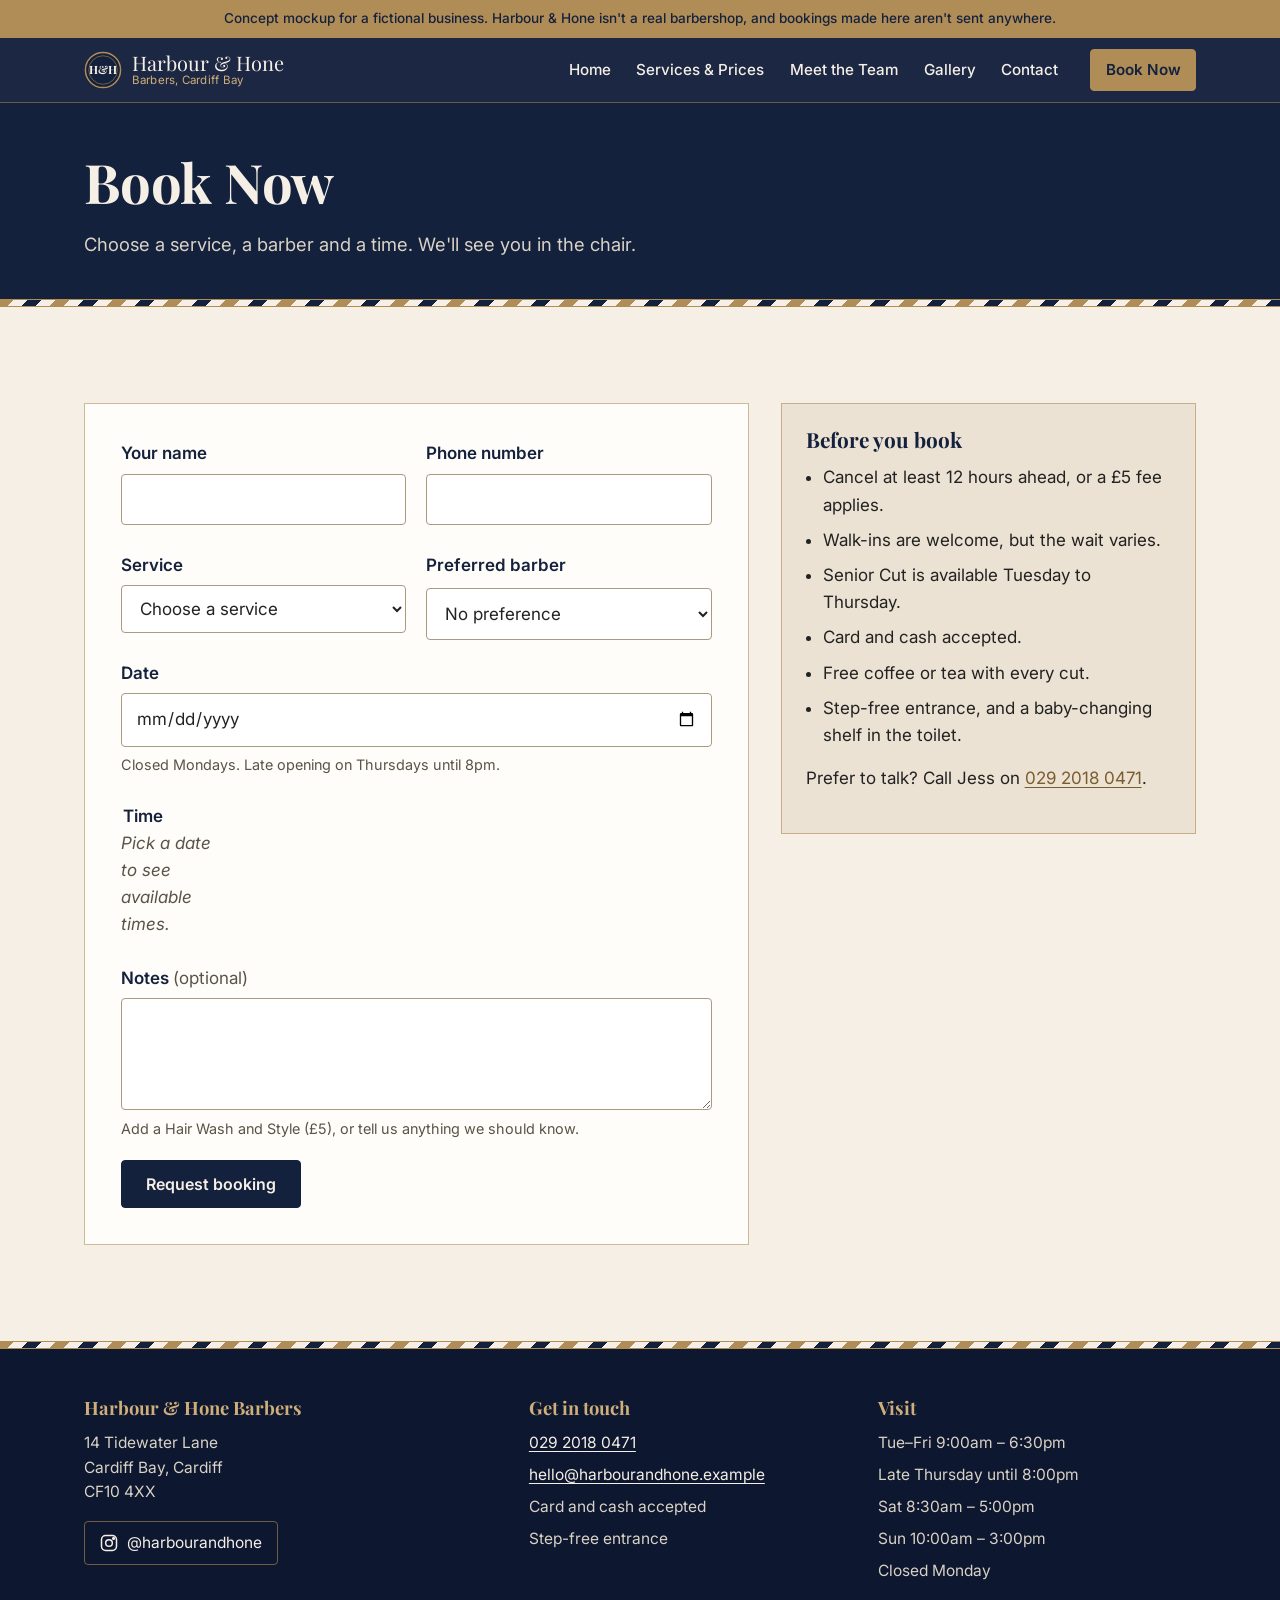
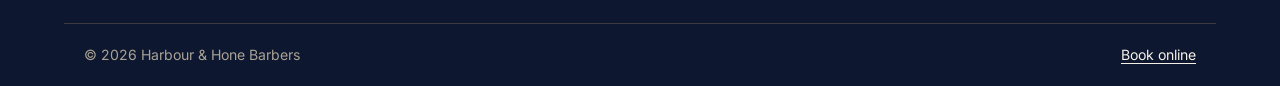
<file: book.html>
<!doctype html>
<html lang="en-GB">
<head>
  <meta charset="utf-8">
  <meta name="viewport" content="width=device-width, initial-scale=1">
  <meta name="robots" content="noindex, nofollow">
  <title>Book Now | Harbour &amp; Hone Barbers, Cardiff Bay</title>
  <meta name="description" content="Book a haircut, skin fade, beard trim or hot towel shave at Harbour & Hone Barbers in Cardiff Bay. Choose your barber, date and time online.">
  <meta name="theme-color" content="#14213D">
  <link rel="icon" href="assets/favicon.svg" type="image/svg+xml">
  <link rel="preconnect" href="https://fonts.googleapis.com">
  <link rel="preconnect" href="https://fonts.gstatic.com" crossorigin>
  <link rel="stylesheet" href="https://fonts.googleapis.com/css2?family=Inter:wght@400;500;600&family=Playfair+Display:wght@700&display=swap">
  <link rel="stylesheet" href="css/styles.css">
</head>
<body>
  <p class="mockup-banner">Concept mockup for a fictional business. Harbour &amp; Hone isn't a real barbershop, and bookings made here aren't sent anywhere.</p>
  <a class="skip-link" href="#main">Skip to content</a>

  <header class="site-header">
    <div class="wrap header-inner">
      <a class="brand" href="index.html" aria-label="Harbour & Hone Barbers, home">
        <svg viewBox="0 0 40 40" aria-hidden="true"><circle cx="20" cy="20" r="18.5" fill="#14213D" stroke="#B08D57" stroke-width="1.5"/><circle cx="20" cy="20" r="15" fill="none" stroke="#B08D57" stroke-width=".6"/><text x="20" y="24.5" text-anchor="middle" font-family="Playfair Display, Georgia, serif" font-size="12" font-weight="700" fill="#F5EFE6">H&amp;H</text></svg>
        <span class="brand-name">Harbour &amp; Hone<small>Barbers, Cardiff Bay</small></span>
      </a>
      <nav id="site-nav" class="site-nav" aria-label="Main">
        <ul>
          <li><a href="index.html">Home</a></li>
          <li><a href="services.html">Services &amp; Prices</a></li>
          <li><a href="team.html">Meet the Team</a></li>
          <li><a href="gallery.html">Gallery</a></li>
          <li><a href="contact.html">Contact</a></li>
        </ul>
      </nav>
      <a class="btn header-book" href="book.html" aria-current="page">Book Now</a>
      <button class="nav-toggle" type="button" aria-expanded="false" aria-controls="site-nav">
        <span class="visually-hidden">Menu</span>
        <svg viewBox="0 0 24 24" fill="none" stroke="currentColor" stroke-width="2" aria-hidden="true"><path d="M4 7h16M4 12h16M4 17h16"/></svg>
      </button>
    </div>
  </header>
  <main id="main">
    <div class="page-head">
      <div class="wrap">
        <h1>Book Now</h1>
        <p>Choose a service, a barber and a time. We'll see you in the chair.</p>
      </div>
    </div>
    <div class="pole-divider" role="presentation"></div>

    <section class="section">
      <div class="wrap book-layout">
        <div>
          <form id="booking-form" class="form" novalidate>
            <div class="row-2">
              <div class="field">
                <label for="name">Your name</label>
                <input id="name" name="name" type="text" autocomplete="name" required aria-describedby="name-error">
                <p id="name-error" class="field-error" aria-live="polite"></p>
              </div>
              <div class="field">
                <label for="phone">Phone number</label>
                <input id="phone" name="phone" type="tel" autocomplete="tel" inputmode="tel" required aria-describedby="phone-error">
                <p id="phone-error" class="field-error" aria-live="polite"></p>
              </div>
            </div>

            <div class="row-2">
              <div class="field">
                <label for="service">Service</label>
                <select id="service" name="service" required aria-describedby="service-error">
                  <option value="">Choose a service</option>
                  <option value="classic" data-min="30">Classic Haircut, £22 (30 min)</option>
                  <option value="fade" data-min="40">Skin Fade, £25 (40 min)</option>
                  <option value="kids" data-min="25">Kids' Cut, under 12, £16 (25 min)</option>
                  <option value="senior" data-min="30">Senior Cut, 65+, Tue–Thu, £15 (30 min)</option>
                  <option value="beard" data-min="20">Beard Trim and Shape, £14 (20 min)</option>
                  <option value="shave" data-min="30">Hot Towel Shave, £24 (30 min)</option>
                  <option value="full" data-min="60">The Full Harbour, £42 (60 min)</option>
                </select>
                <p id="service-error" class="field-error" aria-live="polite"></p>
              </div>
              <div class="field">
                <label for="barber">Preferred barber</label>
                <select id="barber" name="barber">
                  <option>No preference</option>
                  <option>Callum Reece</option>
                  <option>Priya Nair</option>
                  <option>Tomos Beynon</option>
                </select>
              </div>
            </div>

            <div class="field">
              <label for="date">Date</label>
              <input id="date" name="date" type="date" required aria-describedby="date-hint date-error">
              <p id="date-hint" class="hint">Closed Mondays. Late opening on Thursdays until 8pm.</p>
              <p id="date-error" class="field-error" aria-live="polite"></p>
            </div>

            <fieldset class="field">
              <legend>Time</legend>
              <div id="slots" class="slots"></div>
              <p id="time-error" class="field-error" aria-live="polite"></p>
            </fieldset>

            <div class="field">
              <label for="notes">Notes <span style="font-weight:400;color:var(--muted)">(optional)</span></label>
              <textarea id="notes" name="notes" aria-describedby="notes-hint"></textarea>
              <p id="notes-hint" class="hint">Add a Hair Wash and Style (£5), or tell us anything we should know.</p>
            </div>

            <div>
              <button class="btn btn--navy" type="submit">Request booking</button>
            </div>
          </form>

          <div id="confirmation" class="confirm" tabindex="-1" hidden role="status">
            <h2>Thanks, <span class="confirm-name"></span>. You're booked in.</h2>
            <p>Here's what we've got. Jess will call you if anything needs changing.</p>
            <dl></dl>
            <p>Need to cancel? Please let us know at least 12 hours ahead, or a £5 fee applies. Call <a href="tel:+442920180471">029 2018 0471</a>.</p>
            <button id="book-another" class="btn btn--navy" type="button">Book another appointment</button>
          </div>
        </div>

        <aside class="aside-box" aria-labelledby="before-title">
          <h2 id="before-title">Before you book</h2>
          <ul>
            <li>Cancel at least 12 hours ahead, or a £5 fee applies.</li>
            <li>Walk-ins are welcome, but the wait varies.</li>
            <li>Senior Cut is available Tuesday to Thursday.</li>
            <li>Card and cash accepted.</li>
            <li>Free coffee or tea with every cut.</li>
            <li>Step-free entrance, and a baby-changing shelf in the toilet.</li>
          </ul>
          <p style="margin-top:1rem">Prefer to talk? Call Jess on <a href="tel:+442920180471">029 2018 0471</a>.</p>
        </aside>
      </div>
    </section>
  </main>
  <footer class="site-footer">
    <div class="pole-divider" role="presentation"></div>
    <div class="wrap footer-grid">
      <div>
        <h2>Harbour &amp; Hone Barbers</h2>
        <address>14 Tidewater Lane<br>Cardiff Bay, Cardiff<br>CF10 4XX</address>
        <div class="socials">
          <a href="https://www.instagram.com/harbourandhone" rel="noopener"><svg viewBox="0 0 24 24" fill="none" stroke="currentColor" stroke-width="1.8" aria-hidden="true"><rect x="3" y="3" width="18" height="18" rx="5"/><circle cx="12" cy="12" r="4"/><circle cx="17.5" cy="6.5" r="1" fill="currentColor"/></svg>@harbourandhone</a>
        </div>
      </div>
      <div>
        <h2>Get in touch</h2>
        <ul>
          <li><a href="tel:+442920180471">029 2018 0471</a></li>
          <li><a href="mailto:hello@harbourandhone.example">hello@harbourandhone.example</a></li>
          <li>Card and cash accepted</li>
          <li>Step-free entrance</li>
        </ul>
      </div>
      <div>
        <h2>Visit</h2>
        <ul>
          <li>Tue–Fri 9:00am – 6:30pm</li>
          <li>Late Thursday until 8:00pm</li>
          <li>Sat 8:30am – 5:00pm</li>
          <li>Sun 10:00am – 3:00pm</li>
          <li>Closed Monday</li>
        </ul>
      </div>
    </div>
    <div class="wrap footer-base">
      <span>© <span data-year>2026</span> Harbour &amp; Hone Barbers</span>
      <span><a href="book.html">Book online</a></span>
    </div>
  </footer>

  <script src="js/main.js" defer></script>
  <script src="js/slots.js" defer></script>
  <script src="js/booking.js" defer></script>
</body>
</html>
</file>
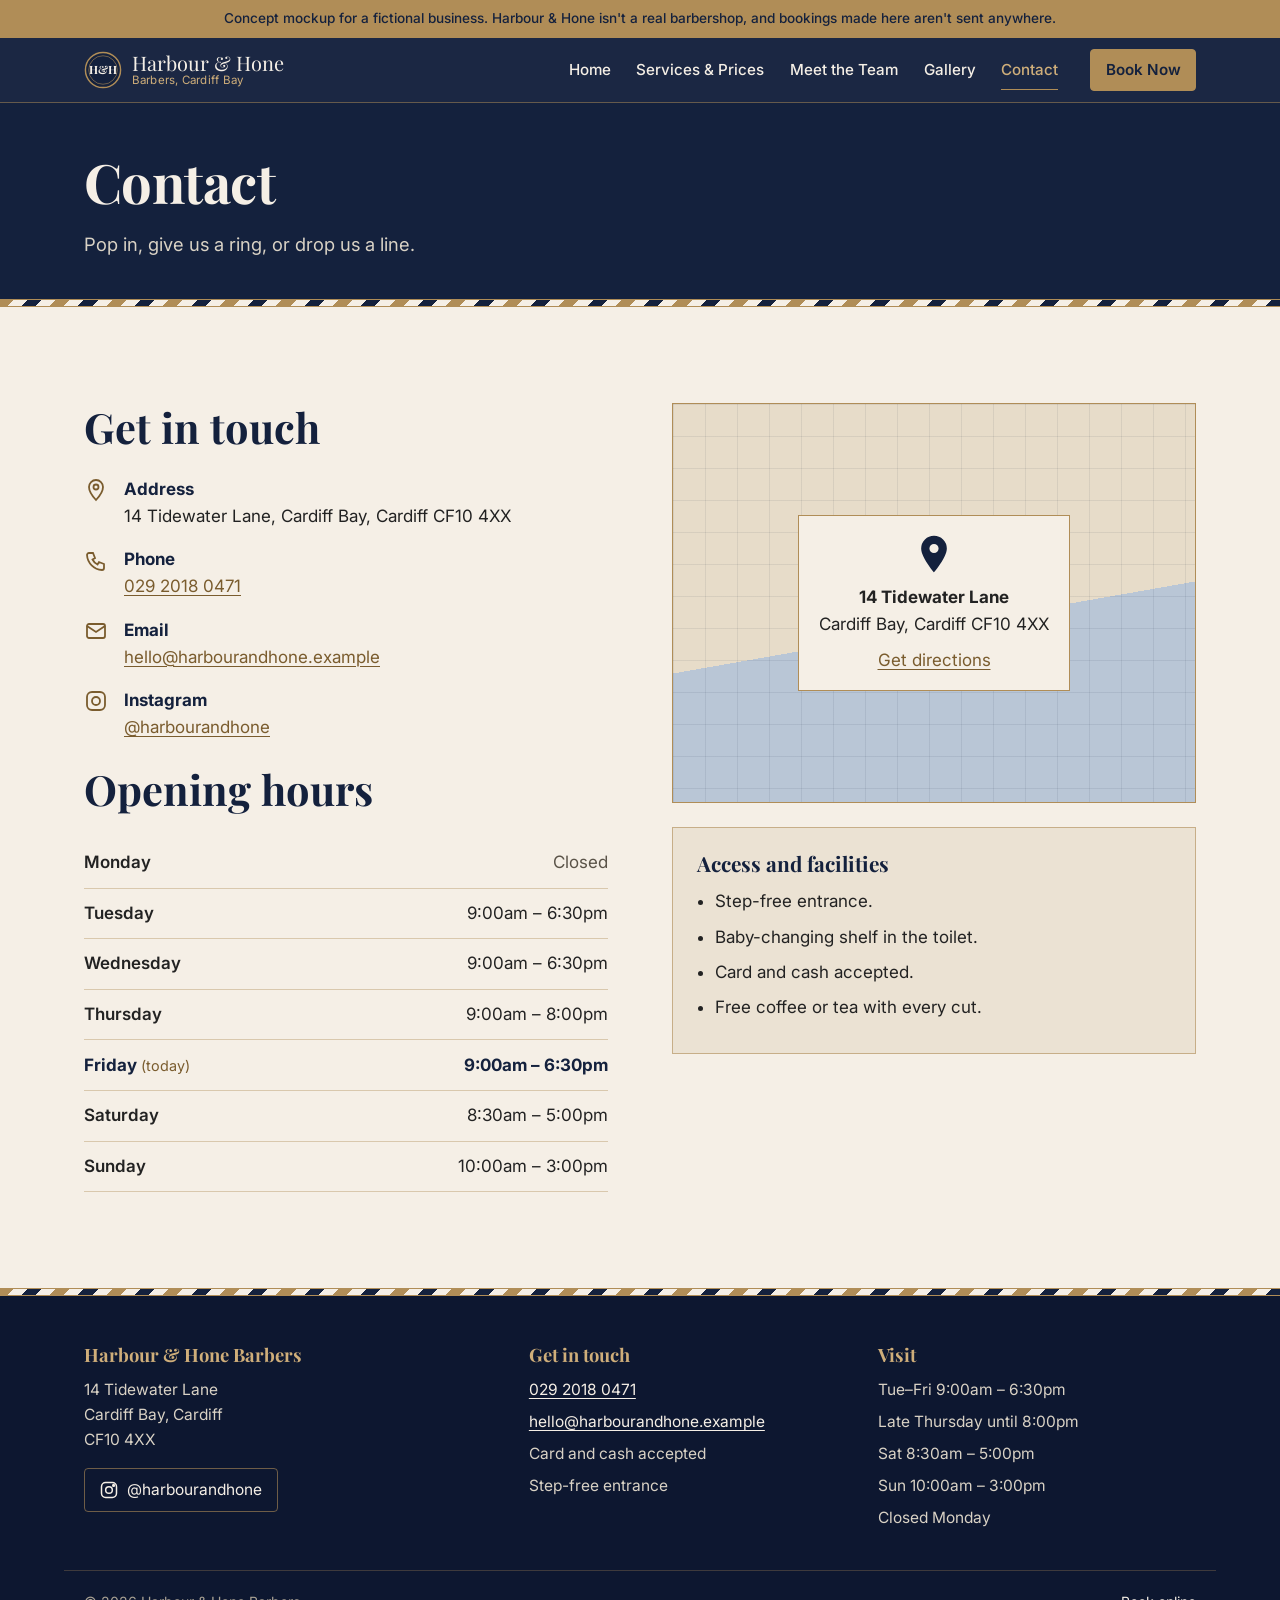
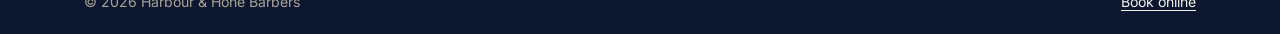
<file: contact.html>
<!doctype html>
<html lang="en-GB">
<head>
  <meta charset="utf-8">
  <meta name="viewport" content="width=device-width, initial-scale=1">
  <meta name="robots" content="noindex, nofollow">
  <title>Contact &amp; Find Us | Harbour &amp; Hone Barbers, Cardiff Bay</title>
  <meta name="description" content="Find Harbour & Hone Barbers at 14 Tidewater Lane, Cardiff Bay, CF10 4XX. Call 029 2018 0471 or email hello@harbourandhone.example. Opening hours and directions.">
  <meta name="theme-color" content="#14213D">
  <link rel="icon" href="assets/favicon.svg" type="image/svg+xml">
  <link rel="preconnect" href="https://fonts.googleapis.com">
  <link rel="preconnect" href="https://fonts.gstatic.com" crossorigin>
  <link rel="stylesheet" href="https://fonts.googleapis.com/css2?family=Inter:wght@400;500;600&family=Playfair+Display:wght@700&display=swap">
  <link rel="stylesheet" href="css/styles.css">
  <script type="application/ld+json">
  {
    "@context": "https://schema.org",
    "@type": "BarberShop",
    "name": "Harbour & Hone Barbers",
    "slogan": "Sharp cuts. Steady hands. Since 2016.",
    "description": "Traditional-meets-modern neighbourhood barbershop in Cardiff Bay.",
    "foundingDate": "2016",
    "founder": { "@type": "Person", "name": "Callum Reece" },
    "telephone": "+44 29 2018 0471",
    "email": "hello@harbourandhone.example",
    "address": {
      "@type": "PostalAddress",
      "streetAddress": "14 Tidewater Lane",
      "addressLocality": "Cardiff",
      "addressRegion": "Cardiff Bay",
      "postalCode": "CF10 4XX",
      "addressCountry": "GB"
    },
    "openingHoursSpecification": [
      { "@type": "OpeningHoursSpecification", "dayOfWeek": ["Tuesday", "Wednesday", "Friday"], "opens": "09:00", "closes": "18:30" },
      { "@type": "OpeningHoursSpecification", "dayOfWeek": "Thursday", "opens": "09:00", "closes": "20:00" },
      { "@type": "OpeningHoursSpecification", "dayOfWeek": "Saturday", "opens": "08:30", "closes": "17:00" },
      { "@type": "OpeningHoursSpecification", "dayOfWeek": "Sunday", "opens": "10:00", "closes": "15:00" }
    ],
    "priceRange": "£14–£42",
    "currenciesAccepted": "GBP",
    "paymentAccepted": "Cash, Credit Card, Debit Card",
    "sameAs": ["https://www.instagram.com/harbourandhone"],
    "amenityFeature": [
      { "@type": "LocationFeatureSpecification", "name": "Step-free entrance", "value": true },
      { "@type": "LocationFeatureSpecification", "name": "Baby-changing shelf", "value": true }
    ]
  }
  </script>
</head>
<body>
  <p class="mockup-banner">Concept mockup for a fictional business. Harbour &amp; Hone isn't a real barbershop, and bookings made here aren't sent anywhere.</p>
  <a class="skip-link" href="#main">Skip to content</a>

  <header class="site-header">
    <div class="wrap header-inner">
      <a class="brand" href="index.html" aria-label="Harbour & Hone Barbers, home">
        <svg viewBox="0 0 40 40" aria-hidden="true"><circle cx="20" cy="20" r="18.5" fill="#14213D" stroke="#B08D57" stroke-width="1.5"/><circle cx="20" cy="20" r="15" fill="none" stroke="#B08D57" stroke-width=".6"/><text x="20" y="24.5" text-anchor="middle" font-family="Playfair Display, Georgia, serif" font-size="12" font-weight="700" fill="#F5EFE6">H&amp;H</text></svg>
        <span class="brand-name">Harbour &amp; Hone<small>Barbers, Cardiff Bay</small></span>
      </a>
      <nav id="site-nav" class="site-nav" aria-label="Main">
        <ul>
          <li><a href="index.html">Home</a></li>
          <li><a href="services.html">Services &amp; Prices</a></li>
          <li><a href="team.html">Meet the Team</a></li>
          <li><a href="gallery.html">Gallery</a></li>
          <li><a href="contact.html" aria-current="page">Contact</a></li>
        </ul>
      </nav>
      <a class="btn header-book" href="book.html">Book Now</a>
      <button class="nav-toggle" type="button" aria-expanded="false" aria-controls="site-nav">
        <span class="visually-hidden">Menu</span>
        <svg viewBox="0 0 24 24" fill="none" stroke="currentColor" stroke-width="2" aria-hidden="true"><path d="M4 7h16M4 12h16M4 17h16"/></svg>
      </button>
    </div>
  </header>
  <main id="main">
    <div class="page-head">
      <div class="wrap">
        <h1>Contact</h1>
        <p>Pop in, give us a ring, or drop us a line.</p>
      </div>
    </div>
    <div class="pole-divider" role="presentation"></div>

    <section class="section">
      <div class="wrap split" style="align-items:start">
        <div>
          <h2>Get in touch</h2>
          <ul class="contact-list">
            <li><svg viewBox="0 0 24 24" fill="none" stroke="currentColor" stroke-width="1.8" aria-hidden="true"><path d="M12 22s7-7.5 7-13a7 7 0 0 0-14 0c0 5.5 7 13 7 13Z"/><circle cx="12" cy="9" r="2.5"/></svg>
              <div><strong>Address</strong><address style="font-style:normal">14 Tidewater Lane, Cardiff Bay, Cardiff CF10 4XX</address></div></li>
            <li><svg viewBox="0 0 24 24" fill="none" stroke="currentColor" stroke-width="1.8" aria-hidden="true"><path d="M5 4h4l2 5-2.5 1.5a11 11 0 0 0 5 5L15 13l5 2v4a2 2 0 0 1-2 2A16 16 0 0 1 3 6a2 2 0 0 1 2-2"/></svg>
              <div><strong>Phone</strong><a href="tel:+442920180471">029 2018 0471</a></div></li>
            <li><svg viewBox="0 0 24 24" fill="none" stroke="currentColor" stroke-width="1.8" aria-hidden="true"><rect x="3" y="5" width="18" height="14" rx="2"/><path d="m3 7 9 6 9-6"/></svg>
              <div><strong>Email</strong><a href="mailto:hello@harbourandhone.example">hello@harbourandhone.example</a></div></li>
            <li><svg viewBox="0 0 24 24" fill="none" stroke="currentColor" stroke-width="1.8" aria-hidden="true"><rect x="3" y="3" width="18" height="18" rx="5"/><circle cx="12" cy="12" r="4"/></svg>
              <div><strong>Instagram</strong><a href="https://www.instagram.com/harbourandhone" rel="noopener">@harbourandhone</a></div></li>
          </ul>

          <h2>Opening hours</h2>
          <table class="hours">
            <caption class="visually-hidden">Opening hours by day</caption>
            <tbody>
              <tr class="closed" data-day="1"><th scope="row">Monday</th><td>Closed</td></tr>
              <tr data-day="2"><th scope="row">Tuesday</th><td>9:00am – 6:30pm</td></tr>
              <tr data-day="3"><th scope="row">Wednesday</th><td>9:00am – 6:30pm</td></tr>
              <tr data-day="4"><th scope="row">Thursday</th><td>9:00am – 8:00pm</td></tr>
              <tr data-day="5"><th scope="row">Friday</th><td>9:00am – 6:30pm</td></tr>
              <tr data-day="6"><th scope="row">Saturday</th><td>8:30am – 5:00pm</td></tr>
              <tr data-day="0"><th scope="row">Sunday</th><td>10:00am – 3:00pm</td></tr>
            </tbody>
          </table>
        </div>

        <div>
          <!-- REAL MAP: replace this block with an embedded map of 14 Tidewater Lane -->
          <div class="map-ph" role="img" aria-label="Map placeholder showing the shop at 14 Tidewater Lane, Cardiff Bay" style="min-height:400px">
            <div class="map-card">
              <svg class="pin" viewBox="0 0 24 24" fill="currentColor" aria-hidden="true"><path d="M12 2a7 7 0 0 0-7 7c0 5 7 13 7 13s7-8 7-13a7 7 0 0 0-7-7Zm0 9.5A2.5 2.5 0 1 1 12 6.5a2.5 2.5 0 0 1 0 5Z"/></svg>
              <p><strong>14 Tidewater Lane</strong><br>Cardiff Bay, Cardiff CF10 4XX</p>
              <a href="https://www.google.com/maps/search/?api=1&amp;query=14+Tidewater+Lane+Cardiff+CF10+4XX">Get directions</a>
            </div>
          </div>
          <div class="aside-box" style="margin-top:1.5rem">
            <h2>Access and facilities</h2>
            <ul>
              <li>Step-free entrance.</li>
              <li>Baby-changing shelf in the toilet.</li>
              <li>Card and cash accepted.</li>
              <li>Free coffee or tea with every cut.</li>
            </ul>
          </div>
        </div>
      </div>
    </section>
  </main>
  <footer class="site-footer">
    <div class="pole-divider" role="presentation"></div>
    <div class="wrap footer-grid">
      <div>
        <h2>Harbour &amp; Hone Barbers</h2>
        <address>14 Tidewater Lane<br>Cardiff Bay, Cardiff<br>CF10 4XX</address>
        <div class="socials">
          <a href="https://www.instagram.com/harbourandhone" rel="noopener"><svg viewBox="0 0 24 24" fill="none" stroke="currentColor" stroke-width="1.8" aria-hidden="true"><rect x="3" y="3" width="18" height="18" rx="5"/><circle cx="12" cy="12" r="4"/><circle cx="17.5" cy="6.5" r="1" fill="currentColor"/></svg>@harbourandhone</a>
        </div>
      </div>
      <div>
        <h2>Get in touch</h2>
        <ul>
          <li><a href="tel:+442920180471">029 2018 0471</a></li>
          <li><a href="mailto:hello@harbourandhone.example">hello@harbourandhone.example</a></li>
          <li>Card and cash accepted</li>
          <li>Step-free entrance</li>
        </ul>
      </div>
      <div>
        <h2>Visit</h2>
        <ul>
          <li>Tue–Fri 9:00am – 6:30pm</li>
          <li>Late Thursday until 8:00pm</li>
          <li>Sat 8:30am – 5:00pm</li>
          <li>Sun 10:00am – 3:00pm</li>
          <li>Closed Monday</li>
        </ul>
      </div>
    </div>
    <div class="wrap footer-base">
      <span>© <span data-year>2026</span> Harbour &amp; Hone Barbers</span>
      <span><a href="book.html">Book online</a></span>
    </div>
  </footer>

  <script src="js/main.js" defer></script>
</body>
</html>
</file>
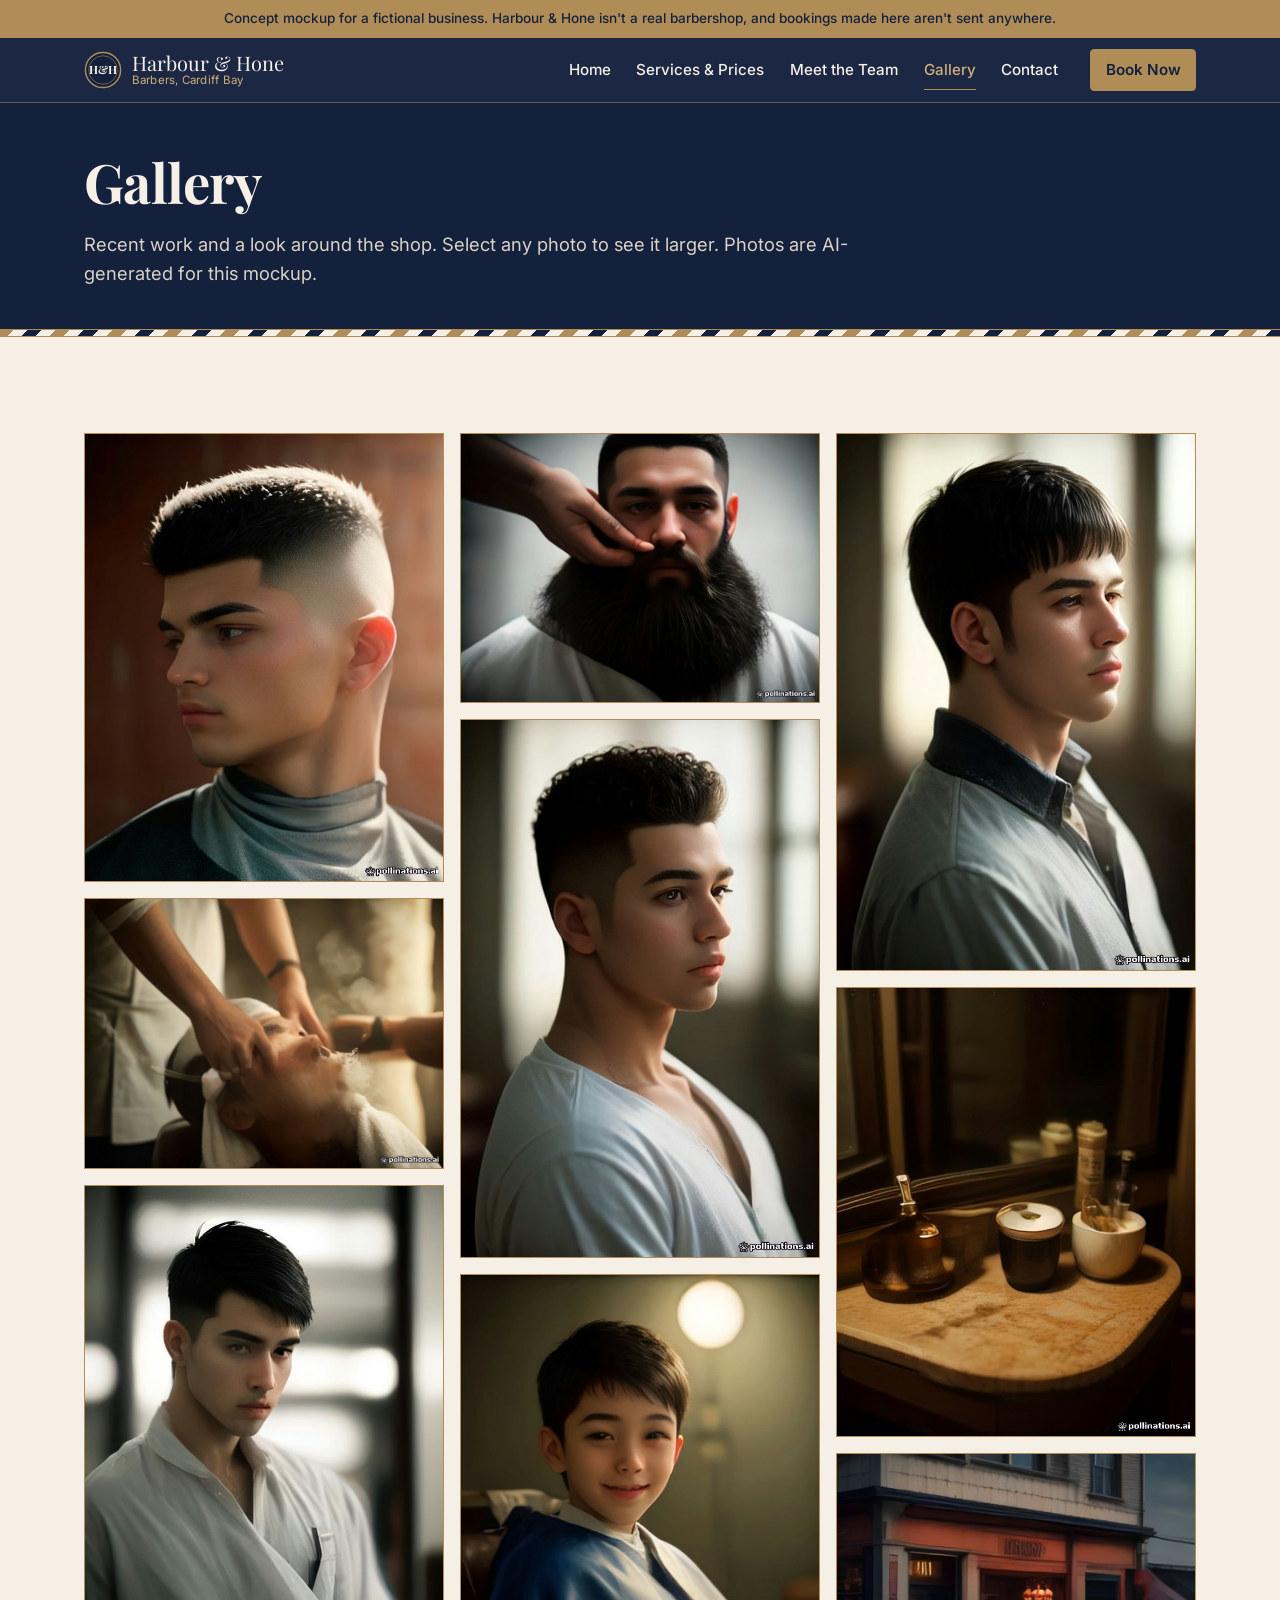
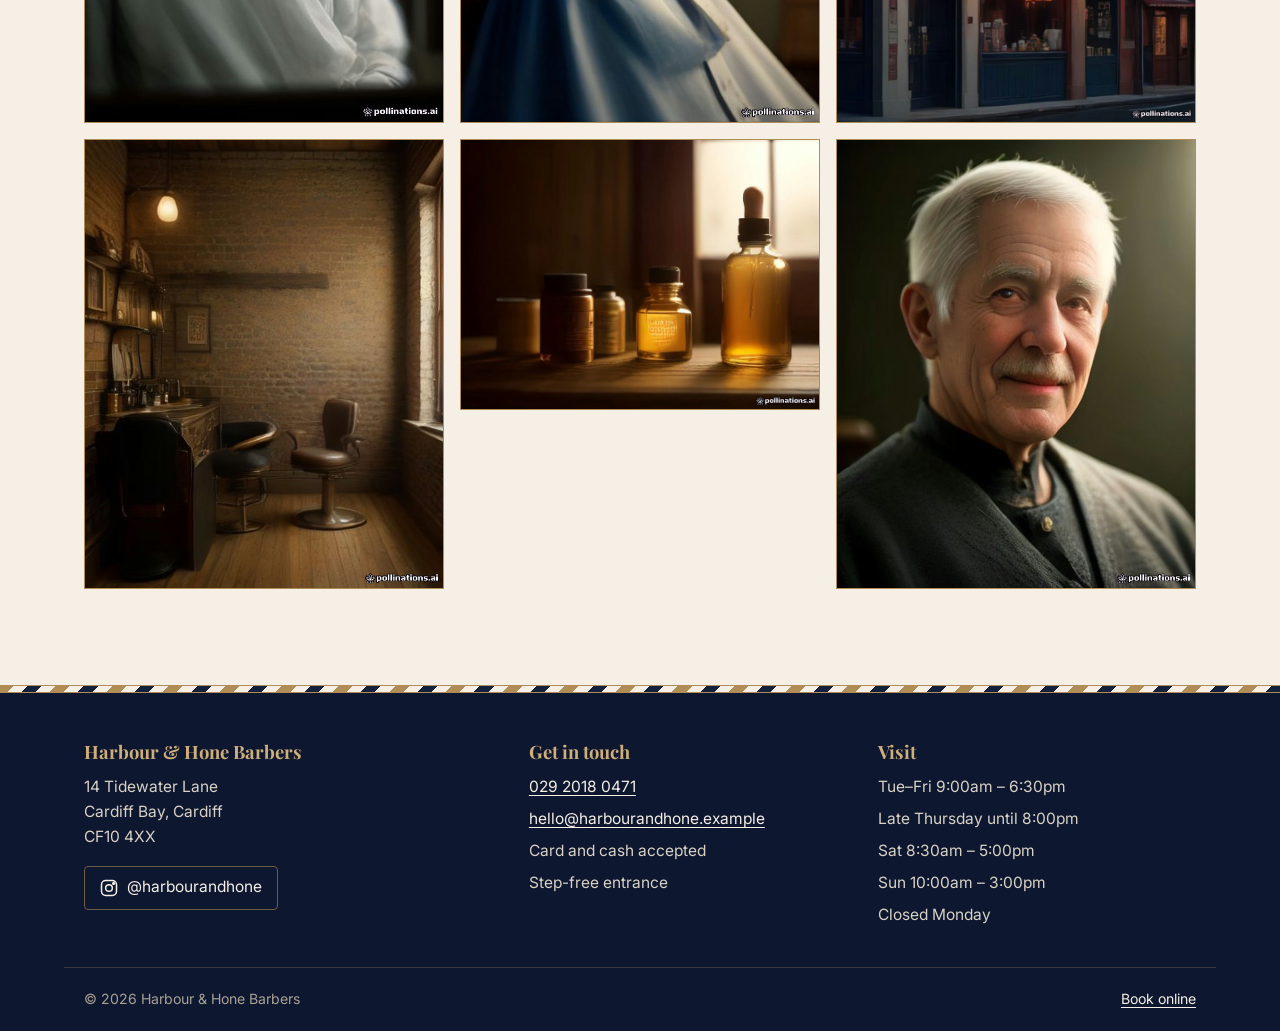
<file: gallery.html>
<!doctype html>
<html lang="en-GB">
<head>
  <meta charset="utf-8">
  <meta name="viewport" content="width=device-width, initial-scale=1">
  <meta name="robots" content="noindex, nofollow">
  <title>Gallery | Harbour &amp; Hone Barbers, Cardiff Bay</title>
  <meta name="description" content="Fades, classic cuts, beard work and hot towel shaves from Harbour & Hone Barbers in Cardiff Bay, plus a look around the shop.">
  <meta name="theme-color" content="#14213D">
  <link rel="icon" href="assets/favicon.svg" type="image/svg+xml">
  <link rel="preconnect" href="https://fonts.googleapis.com">
  <link rel="preconnect" href="https://fonts.gstatic.com" crossorigin>
  <link rel="stylesheet" href="https://fonts.googleapis.com/css2?family=Inter:wght@400;500;600&family=Playfair+Display:wght@700&display=swap">
  <link rel="stylesheet" href="css/styles.css">
</head>
<body>
  <p class="mockup-banner">Concept mockup for a fictional business. Harbour &amp; Hone isn't a real barbershop, and bookings made here aren't sent anywhere.</p>
  <a class="skip-link" href="#main">Skip to content</a>

  <header class="site-header">
    <div class="wrap header-inner">
      <a class="brand" href="index.html" aria-label="Harbour & Hone Barbers, home">
        <svg viewBox="0 0 40 40" aria-hidden="true"><circle cx="20" cy="20" r="18.5" fill="#14213D" stroke="#B08D57" stroke-width="1.5"/><circle cx="20" cy="20" r="15" fill="none" stroke="#B08D57" stroke-width=".6"/><text x="20" y="24.5" text-anchor="middle" font-family="Playfair Display, Georgia, serif" font-size="12" font-weight="700" fill="#F5EFE6">H&amp;H</text></svg>
        <span class="brand-name">Harbour &amp; Hone<small>Barbers, Cardiff Bay</small></span>
      </a>
      <nav id="site-nav" class="site-nav" aria-label="Main">
        <ul>
          <li><a href="index.html">Home</a></li>
          <li><a href="services.html">Services &amp; Prices</a></li>
          <li><a href="team.html">Meet the Team</a></li>
          <li><a href="gallery.html" aria-current="page">Gallery</a></li>
          <li><a href="contact.html">Contact</a></li>
        </ul>
      </nav>
      <a class="btn header-book" href="book.html">Book Now</a>
      <button class="nav-toggle" type="button" aria-expanded="false" aria-controls="site-nav">
        <span class="visually-hidden">Menu</span>
        <svg viewBox="0 0 24 24" fill="none" stroke="currentColor" stroke-width="2" aria-hidden="true"><path d="M4 7h16M4 12h16M4 17h16"/></svg>
      </button>
    </div>
  </header>
  <main id="main">
    <div class="page-head">
      <div class="wrap">
        <h1>Gallery</h1>
        <p>Recent work and a look around the shop. Select any photo to see it larger. Photos are AI-generated for this mockup.</p>
      </div>
    </div>
    <div class="pole-divider" role="presentation"></div>

    <section class="section">
      <div class="wrap gallery">
        <!-- AI-generated mockup photos (Pollinations.ai). Replace with real shop photos, same alt text. -->
        <ul>
          <li><button class="g-item" type="button" data-src="assets/img/g01-skin-fade.jpg" data-alt="Skin fade with a textured crop on top" data-caption="Skin fade with a textured crop"><img src="assets/img/g01-skin-fade.jpg" alt="Skin fade with a textured crop on top" loading="lazy" decoding="async"></button></li>
          <li><button class="g-item" type="button" data-src="assets/img/g02-hot-towel.jpg" data-alt="Barber applying a hot towel before a straight-razor shave" data-caption="Hot towel, before the razor"><img src="assets/img/g02-hot-towel.jpg" alt="Barber applying a hot towel before a straight-razor shave" loading="lazy" decoding="async"></button></li>
          <li><button class="g-item" type="button" data-src="assets/img/g03-classic-cut.jpg" data-alt="Classic side-parted scissor cut" data-caption="Classic scissor cut with a side parting"><img src="assets/img/g03-classic-cut.jpg" alt="Classic side-parted scissor cut" loading="lazy" decoding="async"></button></li>
          <li><button class="g-item" type="button" data-src="assets/img/g04-interior.jpg" data-alt="Leather barber chairs in front of the exposed brick wall" data-caption="The chairs, the brick, the radio"><img src="assets/img/g04-interior.jpg" alt="Leather barber chairs in front of the exposed brick wall" loading="lazy" decoding="async"></button></li>
          <li><button class="g-item" type="button" data-src="assets/img/g05-beard.jpg" data-alt="Full beard sculpted and lined up" data-caption="Beard sculpted and lined up"><img src="assets/img/g05-beard.jpg" alt="Full beard sculpted and lined up" loading="lazy" decoding="async"></button></li>
          <li><button class="g-item" type="button" data-src="assets/img/g06-curls-taper.jpg" data-alt="Defined curls kept long on top with a low taper" data-caption="Curls on top, low taper"><img src="assets/img/g06-curls-taper.jpg" alt="Defined curls kept long on top with a low taper" loading="lazy" decoding="async"></button></li>
          <li><button class="g-item" type="button" data-src="assets/img/g07-kids-cut.jpg" data-alt="Young boy smiling after his kids' cut" data-caption="A happy customer after his kids' cut"><img src="assets/img/g07-kids-cut.jpg" alt="Young boy smiling after his kids' cut" loading="lazy" decoding="async"></button></li>
          <li><button class="g-item" type="button" data-src="assets/img/g08-products.jpg" data-alt="Beard oil, matte clay and pre-shave oil on the shop shelf" data-caption="Beard oil, matte clay and pre-shave oil"><img src="assets/img/g08-products.jpg" alt="Beard oil, matte clay and pre-shave oil on the shop shelf" loading="lazy" decoding="async"></button></li>
          <li><button class="g-item" type="button" data-src="assets/img/g09-mid-taper.jpg" data-alt="Mid taper with a short textured fringe" data-caption="Mid taper, short textured fringe"><img src="assets/img/g09-mid-taper.jpg" alt="Mid taper with a short textured fringe" loading="lazy" decoding="async"></button></li>
          <li><button class="g-item" type="button" data-src="assets/img/g10-razor-brush.jpg" data-alt="Shaving mug and pre-shave oil on the barber's counter" data-caption="The shaving counter"><img src="assets/img/g10-razor-brush.jpg" alt="Shaving mug and pre-shave oil on the barber's counter" loading="lazy" decoding="async"></button></li>
          <li><button class="g-item" type="button" data-src="assets/img/g11-shopfront.jpg" data-alt="Shop front on Tidewater Lane" data-caption="14 Tidewater Lane, Cardiff Bay"><img src="assets/img/g11-shopfront.jpg" alt="Shop front on Tidewater Lane" loading="lazy" decoding="async"></button></li>
          <li><button class="g-item" type="button" data-src="assets/img/g12-senior-cut.jpg" data-alt="Neat grey crop on an older customer" data-caption="Senior cut, neat and tidy"><img src="assets/img/g12-senior-cut.jpg" alt="Neat grey crop on an older customer" loading="lazy" decoding="async"></button></li>
        </ul>
      </div>
    </section>

    <dialog id="lightbox" class="lightbox" aria-label="Photo viewer">
      <figure class="lb-figure">
        <img class="lb-img" src="assets/img/g01-skin-fade.jpg" alt="">
        <figcaption></figcaption>
      </figure>
      <div class="lb-bar">
        <button class="btn btn--ghost" type="button" data-lb="prev" aria-label="Previous photo">‹ Prev</button>
        <span class="lb-count" aria-live="polite" style="align-self:center"></span>
        <button class="btn btn--ghost" type="button" data-lb="next" aria-label="Next photo">Next ›</button>
        <button class="btn" type="button" data-lb="close">Close</button>
      </div>
    </dialog>
  </main>
  <footer class="site-footer">
    <div class="pole-divider" role="presentation"></div>
    <div class="wrap footer-grid">
      <div>
        <h2>Harbour &amp; Hone Barbers</h2>
        <address>14 Tidewater Lane<br>Cardiff Bay, Cardiff<br>CF10 4XX</address>
        <div class="socials">
          <a href="https://www.instagram.com/harbourandhone" rel="noopener"><svg viewBox="0 0 24 24" fill="none" stroke="currentColor" stroke-width="1.8" aria-hidden="true"><rect x="3" y="3" width="18" height="18" rx="5"/><circle cx="12" cy="12" r="4"/><circle cx="17.5" cy="6.5" r="1" fill="currentColor"/></svg>@harbourandhone</a>
        </div>
      </div>
      <div>
        <h2>Get in touch</h2>
        <ul>
          <li><a href="tel:+442920180471">029 2018 0471</a></li>
          <li><a href="mailto:hello@harbourandhone.example">hello@harbourandhone.example</a></li>
          <li>Card and cash accepted</li>
          <li>Step-free entrance</li>
        </ul>
      </div>
      <div>
        <h2>Visit</h2>
        <ul>
          <li>Tue–Fri 9:00am – 6:30pm</li>
          <li>Late Thursday until 8:00pm</li>
          <li>Sat 8:30am – 5:00pm</li>
          <li>Sun 10:00am – 3:00pm</li>
          <li>Closed Monday</li>
        </ul>
      </div>
    </div>
    <div class="wrap footer-base">
      <span>© <span data-year>2026</span> Harbour &amp; Hone Barbers</span>
      <span><a href="book.html">Book online</a></span>
    </div>
  </footer>

  <script src="js/main.js" defer></script>
</body>
</html>
</file>
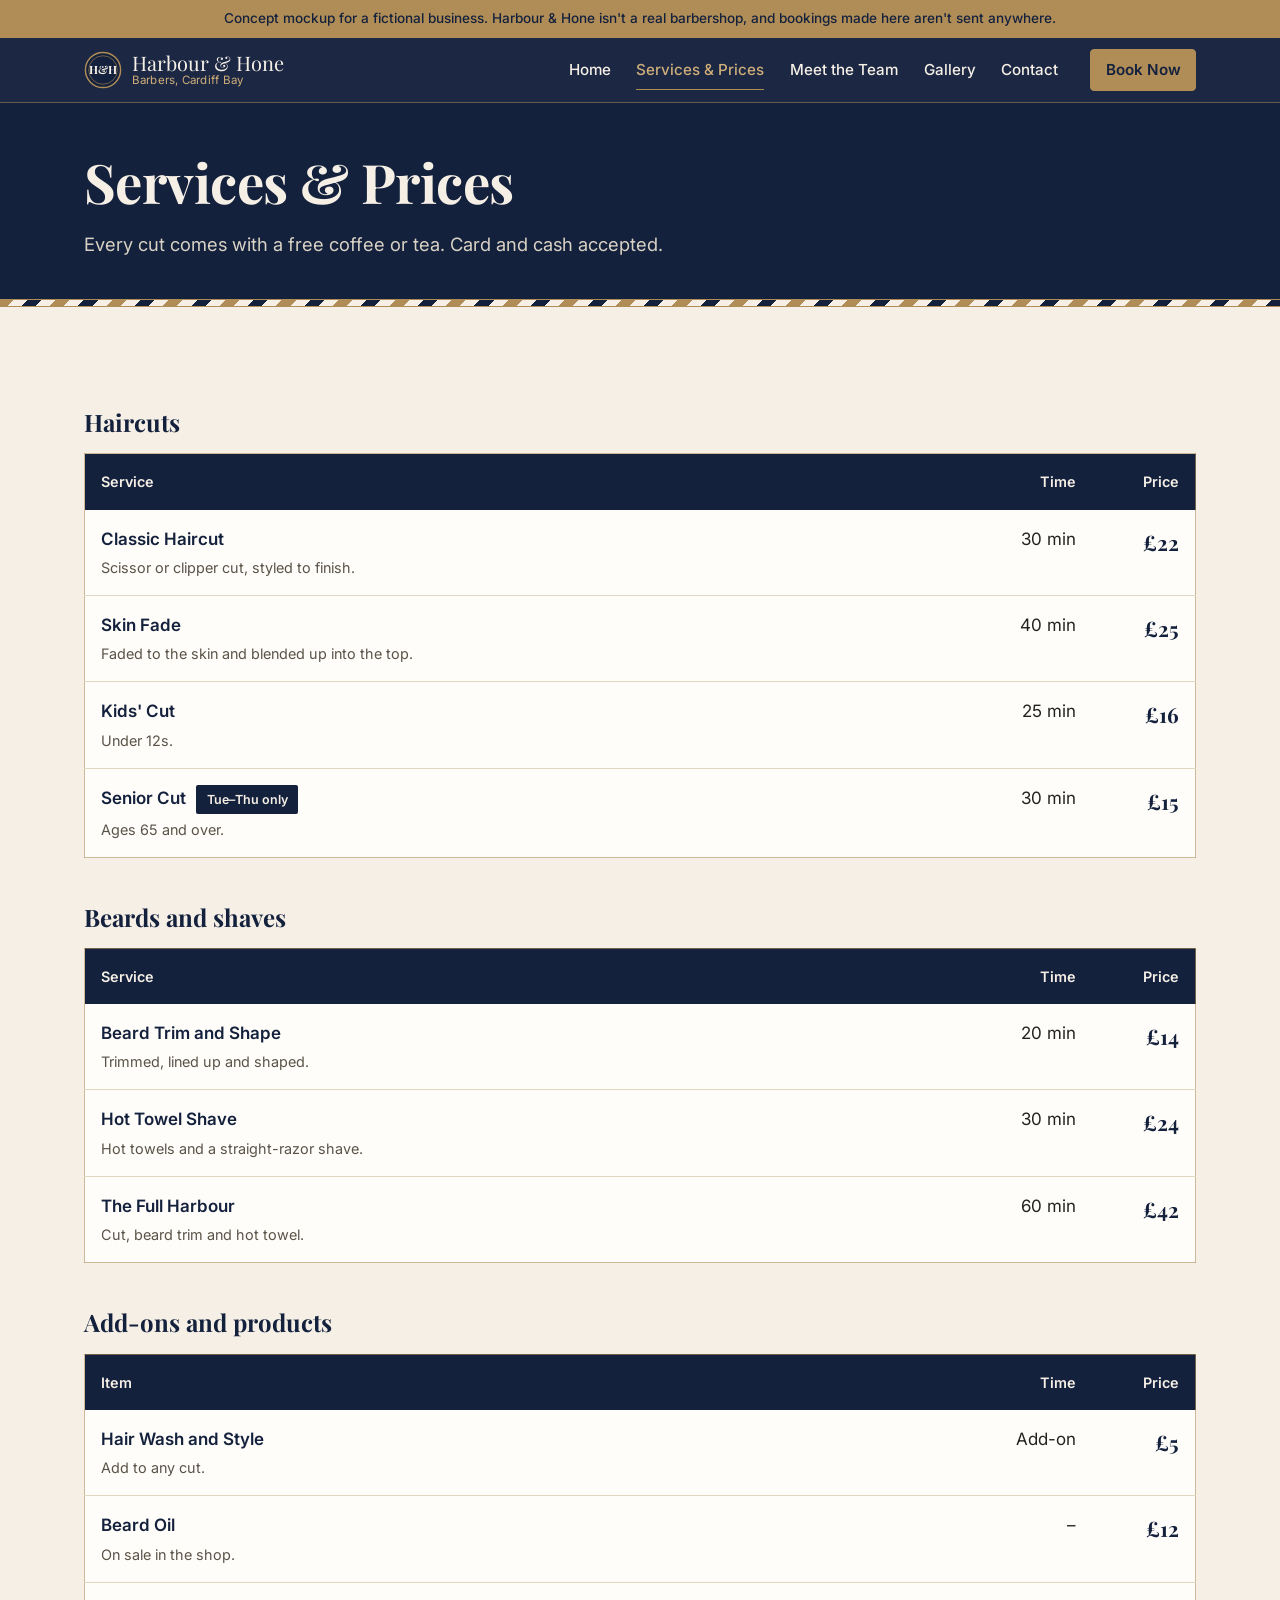
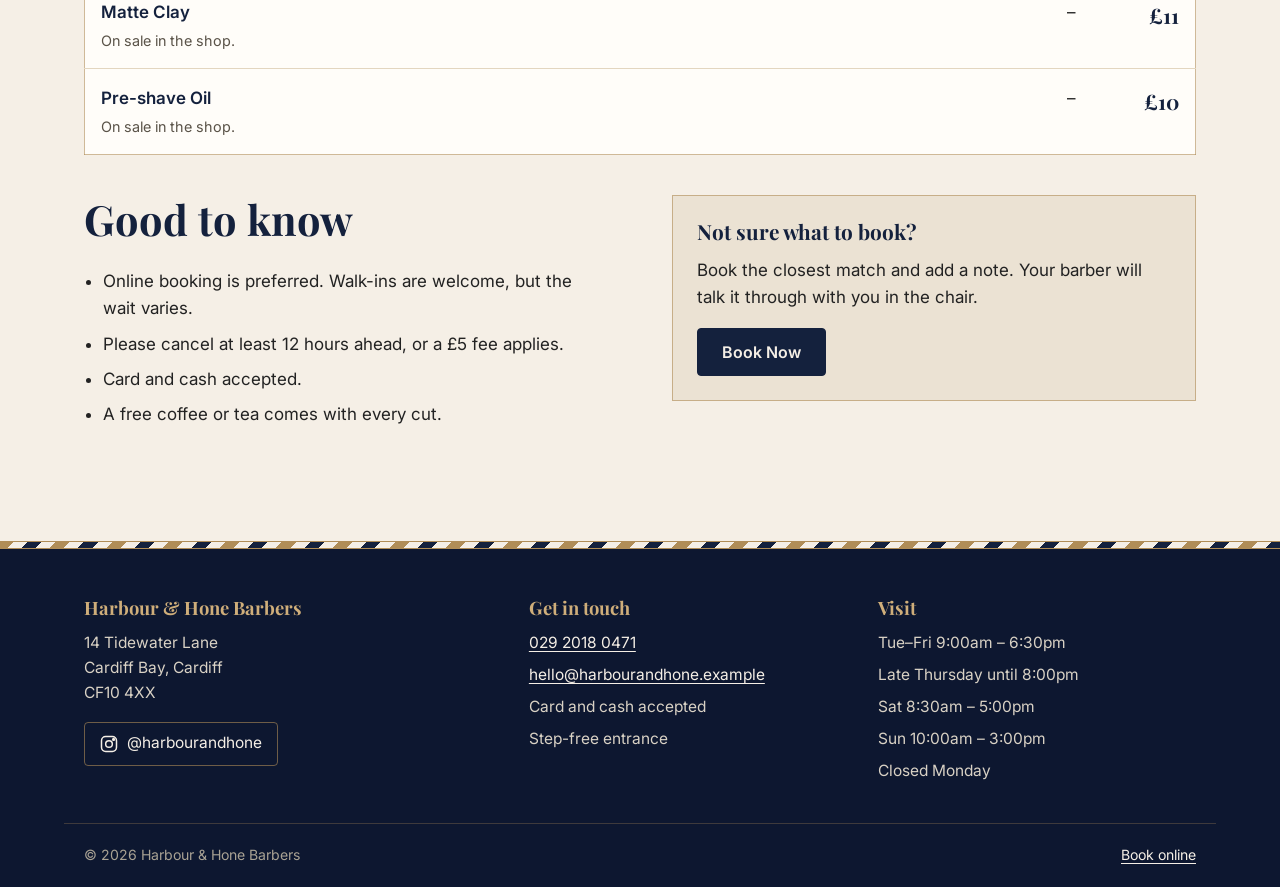
<file: services.html>
<!doctype html>
<html lang="en-GB">
<head>
  <meta charset="utf-8">
  <meta name="viewport" content="width=device-width, initial-scale=1">
  <meta name="robots" content="noindex, nofollow">
  <title>Services &amp; Prices | Harbour &amp; Hone Barbers, Cardiff Bay</title>
  <meta name="description" content="Haircut and shave prices at Harbour & Hone Barbers in Cardiff Bay. Classic cut £22, skin fade £25, kids' cut £16, hot towel shave £24, The Full Harbour £42.">
  <meta name="theme-color" content="#14213D">
  <link rel="icon" href="assets/favicon.svg" type="image/svg+xml">
  <link rel="preconnect" href="https://fonts.googleapis.com">
  <link rel="preconnect" href="https://fonts.gstatic.com" crossorigin>
  <link rel="stylesheet" href="https://fonts.googleapis.com/css2?family=Inter:wght@400;500;600&family=Playfair+Display:wght@700&display=swap">
  <link rel="stylesheet" href="css/styles.css">
</head>
<body>
  <p class="mockup-banner">Concept mockup for a fictional business. Harbour &amp; Hone isn't a real barbershop, and bookings made here aren't sent anywhere.</p>
  <a class="skip-link" href="#main">Skip to content</a>

  <header class="site-header">
    <div class="wrap header-inner">
      <a class="brand" href="index.html" aria-label="Harbour & Hone Barbers, home">
        <svg viewBox="0 0 40 40" aria-hidden="true"><circle cx="20" cy="20" r="18.5" fill="#14213D" stroke="#B08D57" stroke-width="1.5"/><circle cx="20" cy="20" r="15" fill="none" stroke="#B08D57" stroke-width=".6"/><text x="20" y="24.5" text-anchor="middle" font-family="Playfair Display, Georgia, serif" font-size="12" font-weight="700" fill="#F5EFE6">H&amp;H</text></svg>
        <span class="brand-name">Harbour &amp; Hone<small>Barbers, Cardiff Bay</small></span>
      </a>
      <nav id="site-nav" class="site-nav" aria-label="Main">
        <ul>
          <li><a href="index.html">Home</a></li>
          <li><a href="services.html" aria-current="page">Services &amp; Prices</a></li>
          <li><a href="team.html">Meet the Team</a></li>
          <li><a href="gallery.html">Gallery</a></li>
          <li><a href="contact.html">Contact</a></li>
        </ul>
      </nav>
      <a class="btn header-book" href="book.html">Book Now</a>
      <button class="nav-toggle" type="button" aria-expanded="false" aria-controls="site-nav">
        <span class="visually-hidden">Menu</span>
        <svg viewBox="0 0 24 24" fill="none" stroke="currentColor" stroke-width="2" aria-hidden="true"><path d="M4 7h16M4 12h16M4 17h16"/></svg>
      </button>
    </div>
  </header>
  <main id="main">
    <div class="page-head">
      <div class="wrap">
        <h1>Services &amp; Prices</h1>
        <p>Every cut comes with a free coffee or tea. Card and cash accepted.</p>
      </div>
    </div>
    <div class="pole-divider" role="presentation"></div>

    <section class="section">
      <div class="wrap">
        <table class="price-table">
          <caption>Haircuts</caption>
          <thead><tr><th scope="col">Service</th><th scope="col" class="num">Time</th><th scope="col" class="num">Price</th></tr></thead>
          <tbody>
            <tr><th scope="row">Classic Haircut<small>Scissor or clipper cut, styled to finish.</small></th><td class="num">30 min</td><td class="num">£22</td></tr>
            <tr><th scope="row">Skin Fade<small>Faded to the skin and blended up into the top.</small></th><td class="num">40 min</td><td class="num">£25</td></tr>
            <tr><th scope="row">Kids' Cut<small>Under 12s.</small></th><td class="num">25 min</td><td class="num">£16</td></tr>
            <tr><th scope="row">Senior Cut <span class="tag">Tue–Thu only</span><small>Ages 65 and over.</small></th><td class="num">30 min</td><td class="num">£15</td></tr>
          </tbody>
        </table>

        <table class="price-table">
          <caption>Beards and shaves</caption>
          <thead><tr><th scope="col">Service</th><th scope="col" class="num">Time</th><th scope="col" class="num">Price</th></tr></thead>
          <tbody>
            <tr><th scope="row">Beard Trim and Shape<small>Trimmed, lined up and shaped.</small></th><td class="num">20 min</td><td class="num">£14</td></tr>
            <tr><th scope="row">Hot Towel Shave<small>Hot towels and a straight-razor shave.</small></th><td class="num">30 min</td><td class="num">£24</td></tr>
            <tr><th scope="row">The Full Harbour<small>Cut, beard trim and hot towel.</small></th><td class="num">60 min</td><td class="num">£42</td></tr>
          </tbody>
        </table>

        <table class="price-table">
          <caption>Add-ons and products</caption>
          <thead><tr><th scope="col">Item</th><th scope="col" class="num">Time</th><th scope="col" class="num">Price</th></tr></thead>
          <tbody>
            <tr><th scope="row">Hair Wash and Style<small>Add to any cut.</small></th><td class="num">Add-on</td><td class="num">£5</td></tr>
            <tr><th scope="row">Beard Oil<small>On sale in the shop.</small></th><td class="num">–</td><td class="num">£12</td></tr>
            <tr><th scope="row">Matte Clay<small>On sale in the shop.</small></th><td class="num">–</td><td class="num">£11</td></tr>
            <tr><th scope="row">Pre-shave Oil<small>On sale in the shop.</small></th><td class="num">–</td><td class="num">£10</td></tr>
          </tbody>
        </table>

        <div class="split" style="align-items:start">
          <div>
            <h2>Good to know</h2>
            <ul class="note-list">
              <li>Online booking is preferred. Walk-ins are welcome, but the wait varies.</li>
              <li>Please cancel at least 12 hours ahead, or a £5 fee applies.</li>
              <li>Card and cash accepted.</li>
              <li>A free coffee or tea comes with every cut.</li>
            </ul>
          </div>
          <div class="aside-box">
            <h2>Not sure what to book?</h2>
            <p>Book the closest match and add a note. Your barber will talk it through with you in the chair.</p>
            <a class="btn btn--navy" href="book.html">Book Now</a>
          </div>
        </div>
      </div>
    </section>
  </main>
  <footer class="site-footer">
    <div class="pole-divider" role="presentation"></div>
    <div class="wrap footer-grid">
      <div>
        <h2>Harbour &amp; Hone Barbers</h2>
        <address>14 Tidewater Lane<br>Cardiff Bay, Cardiff<br>CF10 4XX</address>
        <div class="socials">
          <a href="https://www.instagram.com/harbourandhone" rel="noopener"><svg viewBox="0 0 24 24" fill="none" stroke="currentColor" stroke-width="1.8" aria-hidden="true"><rect x="3" y="3" width="18" height="18" rx="5"/><circle cx="12" cy="12" r="4"/><circle cx="17.5" cy="6.5" r="1" fill="currentColor"/></svg>@harbourandhone</a>
        </div>
      </div>
      <div>
        <h2>Get in touch</h2>
        <ul>
          <li><a href="tel:+442920180471">029 2018 0471</a></li>
          <li><a href="mailto:hello@harbourandhone.example">hello@harbourandhone.example</a></li>
          <li>Card and cash accepted</li>
          <li>Step-free entrance</li>
        </ul>
      </div>
      <div>
        <h2>Visit</h2>
        <ul>
          <li>Tue–Fri 9:00am – 6:30pm</li>
          <li>Late Thursday until 8:00pm</li>
          <li>Sat 8:30am – 5:00pm</li>
          <li>Sun 10:00am – 3:00pm</li>
          <li>Closed Monday</li>
        </ul>
      </div>
    </div>
    <div class="wrap footer-base">
      <span>© <span data-year>2026</span> Harbour &amp; Hone Barbers</span>
      <span><a href="book.html">Book online</a></span>
    </div>
  </footer>

  <script src="js/main.js" defer></script>
</body>
</html>
</file>
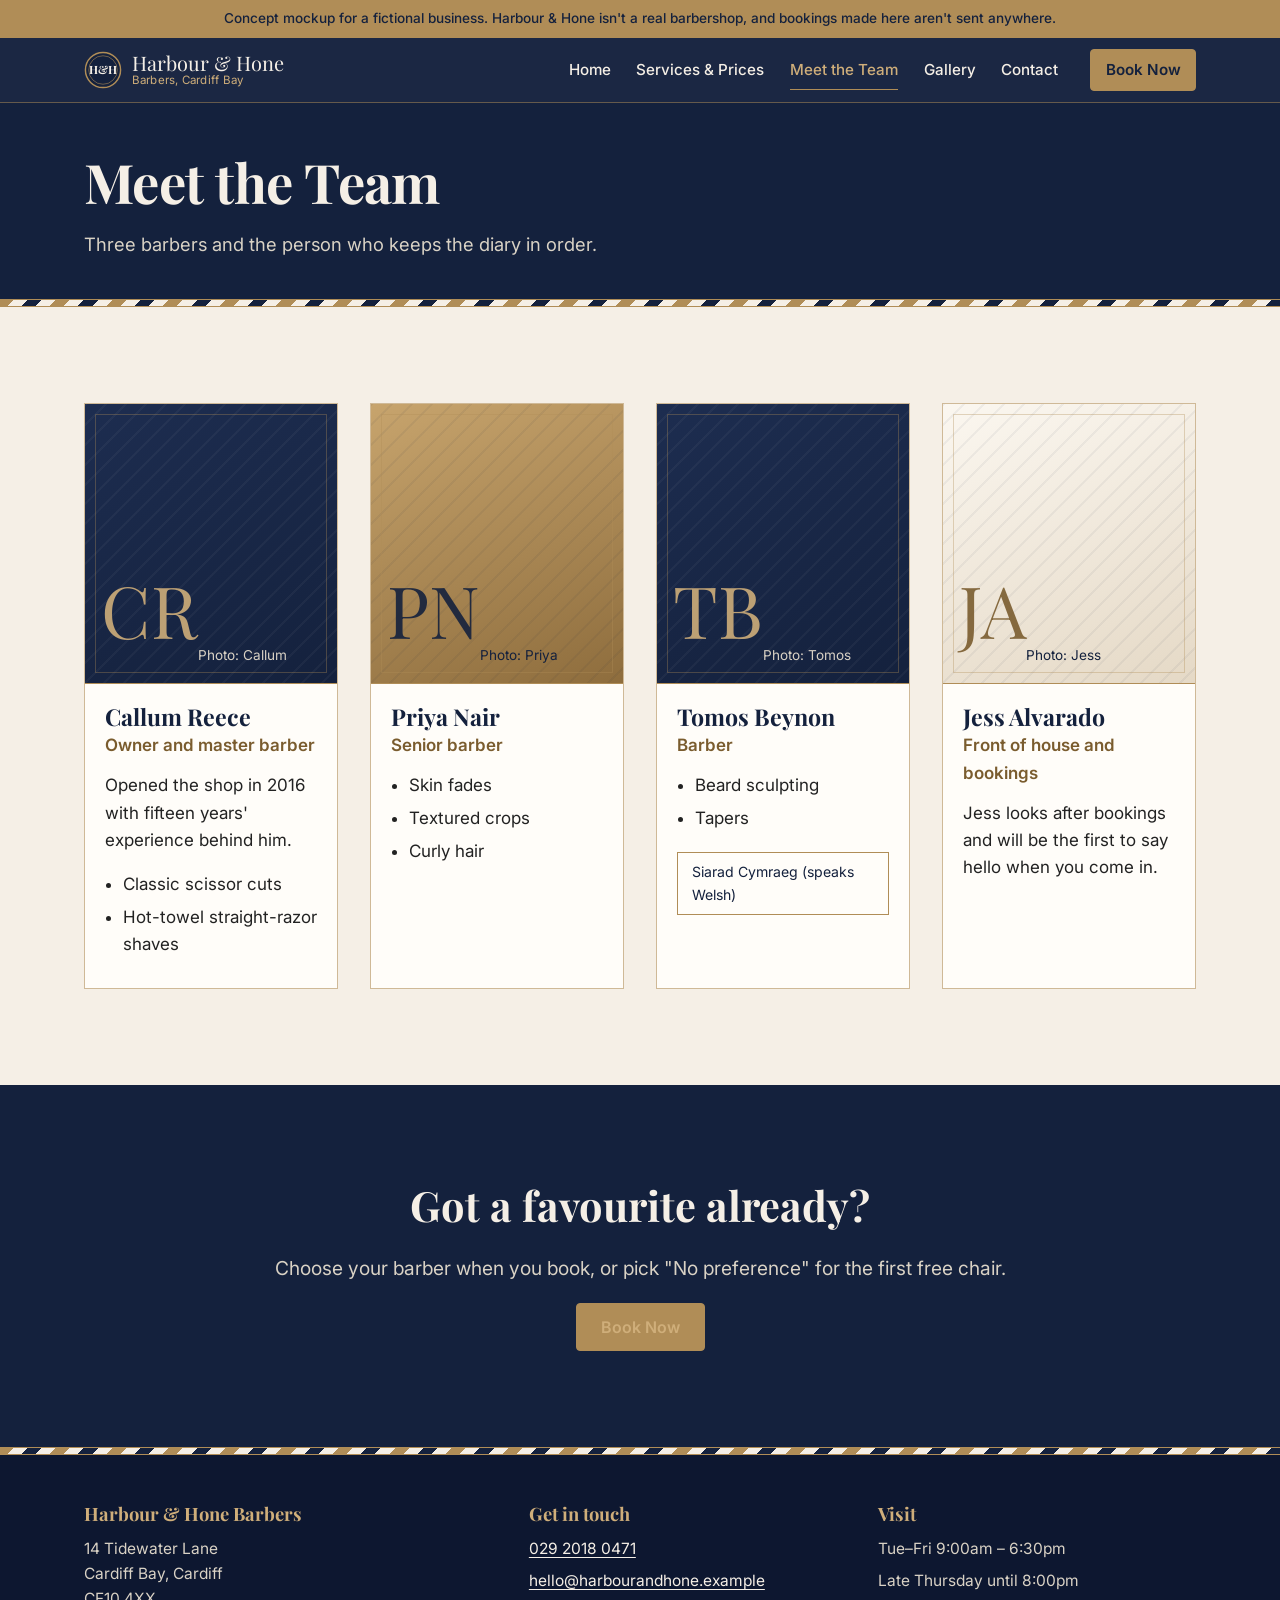
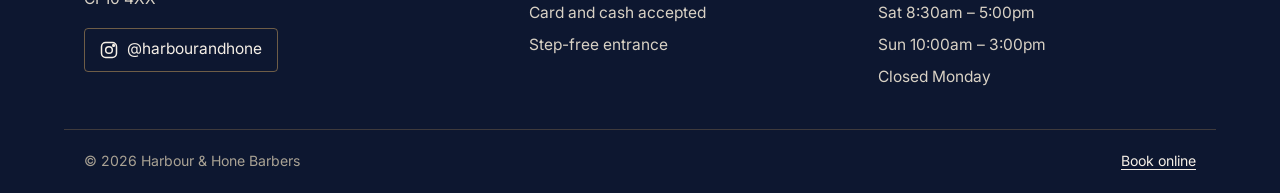
<file: team.html>
<!doctype html>
<html lang="en-GB">
<head>
  <meta charset="utf-8">
  <meta name="viewport" content="width=device-width, initial-scale=1">
  <meta name="robots" content="noindex, nofollow">
  <title>Meet the Team | Harbour &amp; Hone Barbers, Cardiff Bay</title>
  <meta name="description" content="Meet the barbers at Harbour & Hone: Callum Reece (classic cuts and hot towel shaves), Priya Nair (skin fades and curly hair), Tomos Beynon (beards and tapers, speaks Welsh) and Jess Alvarado.">
  <meta name="theme-color" content="#14213D">
  <link rel="icon" href="assets/favicon.svg" type="image/svg+xml">
  <link rel="preconnect" href="https://fonts.googleapis.com">
  <link rel="preconnect" href="https://fonts.gstatic.com" crossorigin>
  <link rel="stylesheet" href="https://fonts.googleapis.com/css2?family=Inter:wght@400;500;600&family=Playfair+Display:wght@700&display=swap">
  <link rel="stylesheet" href="css/styles.css">
</head>
<body>
  <p class="mockup-banner">Concept mockup for a fictional business. Harbour &amp; Hone isn't a real barbershop, and bookings made here aren't sent anywhere.</p>
  <a class="skip-link" href="#main">Skip to content</a>

  <header class="site-header">
    <div class="wrap header-inner">
      <a class="brand" href="index.html" aria-label="Harbour & Hone Barbers, home">
        <svg viewBox="0 0 40 40" aria-hidden="true"><circle cx="20" cy="20" r="18.5" fill="#14213D" stroke="#B08D57" stroke-width="1.5"/><circle cx="20" cy="20" r="15" fill="none" stroke="#B08D57" stroke-width=".6"/><text x="20" y="24.5" text-anchor="middle" font-family="Playfair Display, Georgia, serif" font-size="12" font-weight="700" fill="#F5EFE6">H&amp;H</text></svg>
        <span class="brand-name">Harbour &amp; Hone<small>Barbers, Cardiff Bay</small></span>
      </a>
      <nav id="site-nav" class="site-nav" aria-label="Main">
        <ul>
          <li><a href="index.html">Home</a></li>
          <li><a href="services.html">Services &amp; Prices</a></li>
          <li><a href="team.html" aria-current="page">Meet the Team</a></li>
          <li><a href="gallery.html">Gallery</a></li>
          <li><a href="contact.html">Contact</a></li>
        </ul>
      </nav>
      <a class="btn header-book" href="book.html">Book Now</a>
      <button class="nav-toggle" type="button" aria-expanded="false" aria-controls="site-nav">
        <span class="visually-hidden">Menu</span>
        <svg viewBox="0 0 24 24" fill="none" stroke="currentColor" stroke-width="2" aria-hidden="true"><path d="M4 7h16M4 12h16M4 17h16"/></svg>
      </button>
    </div>
  </header>
  <main id="main">
    <div class="page-head">
      <div class="wrap">
        <h1>Meet the Team</h1>
        <p>Three barbers and the person who keeps the diary in order.</p>
      </div>
    </div>
    <div class="pole-divider" role="presentation"></div>

    <section class="section">
      <div class="wrap team-grid">
        <article class="member">
          <div class="member-card">
            <!-- REAL PHOTO: portrait of Callum Reece -->
            <div class="ph" role="img" aria-label="Photo placeholder: portrait of Callum Reece"><span class="monogram" aria-hidden="true">CR</span><span>Photo: Callum</span></div>
            <div class="member-body">
              <h2>Callum Reece</h2>
              <p class="role">Owner and master barber</p>
              <p>Opened the shop in 2016 with fifteen years' experience behind him.</p>
              <ul>
                <li>Classic scissor cuts</li>
                <li>Hot-towel straight-razor shaves</li>
              </ul>
            </div>
          </div>
        </article>
        <article class="member">
          <div class="member-card">
            <!-- REAL PHOTO: portrait of Priya Nair -->
            <div class="ph ph--brass" role="img" aria-label="Photo placeholder: portrait of Priya Nair"><span class="monogram" aria-hidden="true" style="color:var(--navy)">PN</span><span>Photo: Priya</span></div>
            <div class="member-body">
              <h2>Priya Nair</h2>
              <p class="role">Senior barber</p>
              <ul>
                <li>Skin fades</li>
                <li>Textured crops</li>
                <li>Curly hair</li>
              </ul>
            </div>
          </div>
        </article>
        <article class="member">
          <div class="member-card">
            <!-- REAL PHOTO: portrait of Tomos Beynon -->
            <div class="ph" role="img" aria-label="Photo placeholder: portrait of Tomos Beynon"><span class="monogram" aria-hidden="true">TB</span><span>Photo: Tomos</span></div>
            <div class="member-body">
              <h2>Tomos Beynon</h2>
              <p class="role">Barber</p>
              <ul>
                <li>Beard sculpting</li>
                <li>Tapers</li>
              </ul>
              <p class="badge-welsh" lang="cy">Siarad Cymraeg <span lang="en">(speaks Welsh)</span></p>
            </div>
          </div>
        </article>
        <article class="member">
          <div class="member-card">
            <!-- REAL PHOTO: portrait of Jess Alvarado -->
            <div class="ph ph--cream" role="img" aria-label="Photo placeholder: portrait of Jess Alvarado"><span class="monogram" aria-hidden="true" style="color:var(--brass-ink)">JA</span><span>Photo: Jess</span></div>
            <div class="member-body">
              <h2>Jess Alvarado</h2>
              <p class="role">Front of house and bookings</p>
              <p>Jess looks after bookings and will be the first to say hello when you come in.</p>
            </div>
          </div>
        </article>
      </div>
    </section>

    <section class="section section--navy cta-band">
      <div class="wrap">
        <h2>Got a favourite already?</h2>
        <p class="lead">Choose your barber when you book, or pick "No preference" for the first free chair.</p>
        <a class="btn" href="book.html">Book Now</a>
      </div>
    </section>
  </main>
  <footer class="site-footer">
    <div class="pole-divider" role="presentation"></div>
    <div class="wrap footer-grid">
      <div>
        <h2>Harbour &amp; Hone Barbers</h2>
        <address>14 Tidewater Lane<br>Cardiff Bay, Cardiff<br>CF10 4XX</address>
        <div class="socials">
          <a href="https://www.instagram.com/harbourandhone" rel="noopener"><svg viewBox="0 0 24 24" fill="none" stroke="currentColor" stroke-width="1.8" aria-hidden="true"><rect x="3" y="3" width="18" height="18" rx="5"/><circle cx="12" cy="12" r="4"/><circle cx="17.5" cy="6.5" r="1" fill="currentColor"/></svg>@harbourandhone</a>
        </div>
      </div>
      <div>
        <h2>Get in touch</h2>
        <ul>
          <li><a href="tel:+442920180471">029 2018 0471</a></li>
          <li><a href="mailto:hello@harbourandhone.example">hello@harbourandhone.example</a></li>
          <li>Card and cash accepted</li>
          <li>Step-free entrance</li>
        </ul>
      </div>
      <div>
        <h2>Visit</h2>
        <ul>
          <li>Tue–Fri 9:00am – 6:30pm</li>
          <li>Late Thursday until 8:00pm</li>
          <li>Sat 8:30am – 5:00pm</li>
          <li>Sun 10:00am – 3:00pm</li>
          <li>Closed Monday</li>
        </ul>
      </div>
    </div>
    <div class="wrap footer-base">
      <span>© <span data-year>2026</span> Harbour &amp; Hone Barbers</span>
      <span><a href="book.html">Book online</a></span>
    </div>
  </footer>

  <script src="js/main.js" defer></script>
</body>
</html>
</file>
<file: css/styles.css>
/* Harbour & Hone Barbers — shared styles. Mobile-first. */
:root {
  --navy: #14213D;
  --navy-deep: #0d1730;
  --navy-soft: #1d2d50;
  --brass: #B08D57;
  --brass-light: #cfae7a;
  --brass-ink: #7a5c2e;   /* brass darkened for text on cream (AA contrast) */
  --cream: #F5EFE6;
  --cream-dark: #ebe2d3;
  --charcoal: #222;
  --muted: #5a5348;
  --serif: "Playfair Display", Georgia, "Times New Roman", serif;
  --sans: "Inter", system-ui, -apple-system, "Segoe UI", Roboto, sans-serif;
  --max: 72rem;
  --gutter: 1.25rem;
  --radius: 4px;
  --pole: repeating-linear-gradient(-45deg, var(--navy) 0 10px, var(--cream) 10px 20px, var(--brass) 20px 30px, var(--cream) 30px 40px);
}

*, *::before, *::after { box-sizing: border-box; }
[hidden] { display: none !important; }
html { -webkit-text-size-adjust: 100%; scroll-behavior: smooth; }
body {
  margin: 0;
  font-family: var(--sans);
  font-size: 1.0625rem;
  line-height: 1.6;
  color: var(--charcoal);
  background: var(--cream);
}
img, svg, canvas { display: block; max-width: 100%; }
h1, h2, h3 { font-family: var(--serif); font-weight: 700; line-height: 1.15; margin: 0 0 .6em; color: var(--navy); }
h1 { font-size: clamp(2.4rem, 7vw, 4.4rem); letter-spacing: -.01em; }
h2 { font-size: clamp(1.8rem, 4.5vw, 2.6rem); }
h3 { font-size: 1.3rem; }
p { margin: 0 0 1em; max-width: 65ch; }
a { color: var(--brass-ink); text-underline-offset: 3px; }
a:hover { color: var(--navy); }

:focus-visible { outline: 3px solid var(--brass); outline-offset: 3px; border-radius: 2px; }
.skip-link {
  position: absolute; left: 1rem; top: -4rem; z-index: 100;
  background: var(--brass); color: var(--navy); padding: .6rem 1rem; font-weight: 600;
}
.skip-link:focus { top: 1rem; }
.visually-hidden {
  position: absolute !important; width: 1px; height: 1px; overflow: hidden;
  clip: rect(0 0 0 0); white-space: nowrap;
}

.wrap { width: 100%; max-width: var(--max); margin-inline: auto; padding-inline: var(--gutter); }
.section { padding-block: clamp(3.5rem, 9vw, 6rem); }
.section--navy { background: var(--navy); color: var(--cream); }
.section--navy h2, .section--navy h3 { color: var(--cream); }
.section--navy a { color: var(--brass-light); }
.section--sand { background: var(--cream-dark); }
.lead { font-size: 1.2rem; color: var(--muted); }
.section--navy .lead { color: #d9d2c5; }

/* Barber-pole stripe divider */
.pole-divider { height: 8px; background: var(--pole); border-block: 1px solid var(--brass); }

/* Buttons */
.btn {
  display: inline-flex; align-items: center; justify-content: center; gap: .5rem;
  min-height: 48px; padding: .75rem 1.5rem;
  font: 600 1rem/1 var(--sans); text-decoration: none; cursor: pointer;
  border: 1px solid var(--brass); border-radius: var(--radius);
  background: var(--brass); color: var(--navy);
  transition: background .2s, color .2s, transform .2s;
}
.btn:hover { background: var(--brass-light); color: var(--navy); }
.btn:active { transform: translateY(1px); }
.btn--ghost { background: transparent; color: var(--cream); }
.btn--ghost:hover { background: rgba(176,141,87,.15); color: var(--cream); }
.btn--navy { background: var(--navy); color: var(--cream); border-color: var(--navy); }
.btn--navy:hover { background: var(--navy-soft); color: var(--cream); }

/* ---------- Header ---------- */
.site-header {
  position: sticky; top: 0; z-index: 50;
  background: rgba(20,33,61,.97);
  border-bottom: 1px solid rgba(176,141,87,.5);
  backdrop-filter: blur(6px);
}
.header-inner { display: flex; align-items: center; gap: .75rem; min-height: 64px; }
.brand { display: flex; align-items: center; gap: .6rem; text-decoration: none; color: var(--cream); margin-right: auto; }
.brand:hover { color: var(--cream); }
.brand svg { width: 38px; height: 38px; flex: none; }
.brand-name { font-family: var(--serif); font-size: 1.1rem; line-height: 1.1; }
.brand-name small { display: block; font-family: var(--sans); font-size: .72rem; color: var(--brass-light); letter-spacing: .02em; }
.header-book { min-height: 42px; padding: .55rem .9rem; font-size: .95rem; white-space: nowrap; }
@media (max-width: 479px) {
  .brand-name { font-size: 1rem; white-space: nowrap; }
  .brand-name small { display: none; }
  .brand svg { width: 34px; height: 34px; }
  .header-inner { gap: .5rem; }
}
.nav-toggle {
  display: inline-flex; align-items: center; justify-content: center;
  width: 44px; height: 44px; background: none; border: 1px solid rgba(176,141,87,.6);
  border-radius: var(--radius); color: var(--cream); cursor: pointer;
}
.nav-toggle svg { width: 22px; height: 22px; }
.site-nav { display: none; }
.site-nav.is-open {
  display: block; position: absolute; inset: 100% 0 auto 0;
  background: var(--navy); border-bottom: 1px solid var(--brass);
}
.site-nav ul { list-style: none; margin: 0; padding: .5rem var(--gutter) 1rem; }
.site-nav a {
  display: block; padding: .8rem 0; color: var(--cream); text-decoration: none;
  border-bottom: 1px solid rgba(245,239,230,.1); font-weight: 500;
}
.site-nav a[aria-current="page"] { color: var(--brass-light); }

@media (min-width: 960px) {
  .nav-toggle { display: none; }
  .site-nav, .site-nav.is-open { display: block; position: static; background: none; border: 0; }
  .site-nav ul { display: flex; gap: 1.6rem; padding: 0; }
  .site-nav a { border: 0; padding: .5rem 0; font-size: .95rem; position: relative; }
  .site-nav a::after {
    content: ""; position: absolute; left: 0; right: 0; bottom: 0; height: 1px;
    background: var(--brass); transform: scaleX(0); transition: transform .25s;
  }
  .site-nav a:hover::after, .site-nav a[aria-current="page"]::after { transform: scaleX(1); }
  .brand-name { font-size: 1.25rem; }
  .header-inner { gap: 2rem; }
}

/* ---------- Hero ---------- */
.hero {
  position: relative; overflow: hidden; background: var(--navy); color: var(--cream);
  background-image:
    radial-gradient(ellipse at 75% 40%, rgba(176,141,87,.22), transparent 55%),
    linear-gradient(180deg, var(--navy) 0%, var(--navy-deep) 100%);
}
.hero-inner { display: grid; gap: 1rem; align-items: center; padding-block: 2.5rem 3rem; }
.hero h1 { color: var(--cream); }
.hero h1 span { display: block; }
.hero .lead { color: #d9d2c5; }
.hero-actions { display: flex; flex-wrap: wrap; gap: .75rem; margin-top: 1.5rem; }
.hero-meta { margin-top: 1.75rem; font-size: .95rem; color: #c9c1b3; display: flex; flex-wrap: wrap; gap: .4rem 1.25rem; }
.hero-meta strong { color: var(--brass-light); font-weight: 600; }
.pole-stage { position: relative; height: 250px; order: -1; }
.pole-stage canvas { width: 100% !important; height: 100% !important; }
.pole-fallback {
  position: absolute; left: 50%; top: 10%; bottom: 10%; width: 54px; transform: translateX(-50%);
  border: 3px solid var(--brass); border-radius: 27px; background: var(--pole); background-size: 56px 56px;
  animation: pole-scroll 2.5s linear infinite;
}
.pole-stage.is-3d .pole-fallback { display: none; }
@keyframes pole-scroll { to { background-position: 0 56px; } }

/* One orchestrated load sequence for the hero copy */
.hero-copy > * { animation: rise .8s cubic-bezier(.2,.7,.2,1) both; }
.hero-copy > *:nth-child(2) { animation-delay: .12s; }
.hero-copy > *:nth-child(3) { animation-delay: .24s; }
.hero-copy > *:nth-child(4) { animation-delay: .36s; }
@keyframes rise { from { opacity: 0; transform: translateY(18px); } }

@media (min-width: 860px) {
  .hero-inner { grid-template-columns: 1.15fr .85fr; min-height: calc(100vh - 64px); max-height: 820px; padding-block: 3rem; }
  .pole-stage { order: 0; height: 560px; }
}

/* Page heading band (inner pages) */
.page-head { background: var(--navy); color: var(--cream); padding-block: 3rem 2.5rem; }
.page-head h1 { color: var(--cream); font-size: clamp(2.2rem, 6vw, 3.4rem); margin-bottom: .3em; }
.page-head p { color: #d9d2c5; font-size: 1.15rem; margin: 0; }

/* ---------- Layout helpers ---------- */
.split { display: grid; gap: 2.5rem; align-items: center; }
@media (min-width: 860px) { .split { grid-template-columns: 1fr 1fr; gap: 4rem; } }
.section-head { display: flex; flex-wrap: wrap; justify-content: space-between; align-items: end; gap: 1rem; margin-bottom: 2rem; }
.section-head h2 { margin: 0; }

/* Placeholder photos (swap for real images) */
.ph {
  position: relative; display: flex; align-items: flex-end;
  min-height: 220px; padding: 1rem; overflow: hidden;
  background:
    repeating-linear-gradient(135deg, rgba(245,239,230,.04) 0 2px, transparent 2px 14px),
    linear-gradient(160deg, var(--navy-soft), var(--navy));
  color: #d9d2c5; font-size: .85rem; border: 1px solid var(--brass);
}
.ph::before {
  content: ""; position: absolute; inset: 10px; border: 1px solid rgba(176,141,87,.35); pointer-events: none;
}
.ph-icon { position: absolute; top: 50%; left: 50%; width: 44px; height: 44px; transform: translate(-50%,-60%); opacity: .45; color: var(--brass-light); }
.ph--brass { background: repeating-linear-gradient(135deg, rgba(20,33,61,.06) 0 2px, transparent 2px 14px), linear-gradient(160deg, #c7a46d, #8e6d3d); color: var(--navy); }
.ph--brass .ph-icon { color: var(--navy); }
.ph--cream { background: repeating-linear-gradient(135deg, rgba(20,33,61,.05) 0 2px, transparent 2px 14px), linear-gradient(160deg, #fbf7f0, #e5d9c6); color: var(--navy); }
.ph--cream .ph-icon { color: var(--brass-ink); }
.ph span { position: relative; }

/* About */
.about-photo { min-height: 360px; }
.about-facts { display: grid; grid-template-columns: repeat(auto-fit, minmax(9rem, 1fr)); gap: 1rem; margin-top: 1.5rem; }
.about-facts div { border-top: 1px solid var(--brass); padding-top: .6rem; }
.about-facts strong { display: block; font-family: var(--serif); font-size: 1.6rem; color: var(--navy); }
.about-facts span { font-size: .92rem; color: var(--muted); }

/* Featured services */
.feature-list { display: grid; gap: 1px; background: rgba(176,141,87,.45); border: 1px solid rgba(176,141,87,.45); }
@media (min-width: 700px) { .feature-list { grid-template-columns: repeat(2, 1fr); } }
@media (min-width: 1000px) { .feature-list { grid-template-columns: repeat(4, 1fr); } }
.feature { background: var(--navy); padding: 1.75rem 1.5rem; display: flex; flex-direction: column; }
.feature h3 { margin-bottom: .3rem; }
.feature .price { font-family: var(--serif); font-size: 2.2rem; color: var(--brass-light); line-height: 1; margin: .8rem 0 .2rem; }
.feature .dur { font-size: .9rem; color: #c9c1b3; }
.feature p { color: #d9d2c5; font-size: .98rem; margin-top: .6rem; }
.feature-svg { width: 40px; height: 40px; color: var(--brass); margin-bottom: 1rem; }

/* Testimonials */
.quotes { display: grid; gap: 1.5rem; }
@media (min-width: 860px) { .quotes { grid-template-columns: repeat(3, 1fr); } }
.quote {
  margin: 0; padding: 1.75rem 1.5rem 1.5rem; background: #fffdf9;
  border: 1px solid rgba(176,141,87,.6); border-top: 4px solid var(--navy); position: relative;
}
.quote p { font-family: var(--serif); font-size: 1.2rem; line-height: 1.45; color: var(--navy); }
.quote p::before { content: "\201C"; display: block; font-size: 3rem; line-height: .6; color: var(--brass); margin-bottom: .3rem; }
.quote footer { font-size: .95rem; color: var(--muted); }

/* Hours */
.hours { width: 100%; border-collapse: collapse; }
.hours th, .hours td { text-align: left; padding: .7rem 0; border-bottom: 1px solid rgba(176,141,87,.4); }
.hours th { font-weight: 600; }
.hours td { text-align: right; }
.hours .closed td { color: var(--muted); }
.hours tr.is-today th, .hours tr.is-today td { color: var(--navy); font-weight: 700; }
.hours tr.is-today th::after { content: " (today)"; font-weight: 400; color: var(--brass-ink); font-size: .9rem; }
.section--navy .hours tr.is-today th, .section--navy .hours tr.is-today td { color: var(--brass-light); }
.section--navy .hours tr.is-today th::after { color: var(--brass-light); }
.section--navy .hours .closed td { color: #b8b0a2; }

/* Map placeholder */
.map-ph {
  position: relative; min-height: 320px; border: 1px solid var(--brass); overflow: hidden;
  background:
    linear-gradient(90deg, rgba(20,33,61,.08) 1px, transparent 1px) 0 0 / 32px 32px,
    linear-gradient(rgba(20,33,61,.08) 1px, transparent 1px) 0 0 / 32px 32px,
    linear-gradient(170deg, #e7dcc9 0 55%, #b9c6d6 55% 100%);
  display: grid; place-items: center; text-align: center; padding: 1.5rem;
}
.map-ph .pin { width: 44px; height: 44px; color: var(--navy); margin: 0 auto .5rem; }
.map-card { background: var(--cream); border: 1px solid var(--brass); padding: 1rem 1.25rem; max-width: 18rem; }
.map-card p { margin: 0 0 .5rem; }

/* ---------- Footer ---------- */
.site-footer { background: var(--navy-deep); color: #d9d2c5; font-size: .97rem; }
.site-footer a { color: var(--cream); }
.site-footer a:hover { color: var(--brass-light); }
.footer-grid { display: grid; gap: 2rem; padding-block: 3rem 2rem; }
@media (min-width: 760px) { .footer-grid { grid-template-columns: 1.3fr 1fr 1fr; } }
.site-footer h2 { font-size: 1.15rem; color: var(--brass-light); margin-bottom: .8rem; }
.site-footer ul { list-style: none; padding: 0; margin: 0; }
.site-footer li { margin-bottom: .45rem; }
.site-footer address { font-style: normal; }
.socials { display: flex; gap: .75rem; margin-top: 1rem; }
.socials a {
  display: inline-flex; align-items: center; gap: .5rem; min-height: 44px; padding: .4rem .9rem;
  border: 1px solid rgba(176,141,87,.6); border-radius: var(--radius); text-decoration: none;
}
.socials svg { width: 20px; height: 20px; }
.footer-base { border-top: 1px solid rgba(176,141,87,.3); padding-block: 1.25rem; font-size: .88rem; color: #a9a294; display: flex; flex-wrap: wrap; justify-content: space-between; gap: .5rem; }

/* ---------- Services page ---------- */
.price-table { width: 100%; border-collapse: collapse; margin-bottom: 2.5rem; background: #fffdf9; border: 1px solid rgba(176,141,87,.6); }
.price-table caption { text-align: left; font-family: var(--serif); font-size: 1.5rem; color: var(--navy); font-weight: 700; padding-bottom: .75rem; }
.price-table th, .price-table td { padding: 1rem; text-align: left; border-bottom: 1px solid rgba(176,141,87,.35); vertical-align: top; }
.price-table thead th { background: var(--navy); color: var(--cream); font-size: .9rem; font-weight: 600; }
.price-table tbody th { font-weight: 600; color: var(--navy); }
.price-table tbody th small { display: block; font-weight: 400; color: var(--muted); font-size: .9rem; margin-top: .2rem; }
.price-table .num { text-align: right; white-space: nowrap; width: 6.5rem; }
.price-table td.num:last-child { font-family: var(--serif); font-size: 1.3rem; color: var(--navy); font-weight: 700; }
.price-table tr:last-child th, .price-table tr:last-child td { border-bottom: 0; }
.tag { display: inline-block; font-size: .78rem; font-weight: 600; padding: .3rem .65rem; margin-left: .4rem; border-radius: 2px; background: var(--navy); color: var(--cream); vertical-align: middle; }
.note-list { padding-left: 1.2rem; }
.note-list li { margin-bottom: .5rem; }

/* ---------- Team ---------- */
.team-grid { display: grid; gap: 2rem; }
@media (min-width: 700px) { .team-grid { grid-template-columns: repeat(2, 1fr); } }
@media (min-width: 1100px) { .team-grid { grid-template-columns: repeat(4, 1fr); } }
.member { perspective: 900px; }
.member-card {
  height: 100%; background: #fffdf9; border: 1px solid rgba(176,141,87,.6);
  transform-style: preserve-3d; transition: transform .25s ease-out, box-shadow .25s;
}
.member-card:hover { box-shadow: 0 18px 40px -20px rgba(20,33,61,.45); }
.member .ph { min-height: 280px; border: 0; border-bottom: 1px solid var(--brass); }
.monogram { position: absolute; inset: 0; display: grid; place-items: center; font-family: var(--serif); font-size: 4.5rem; color: var(--brass-light); opacity: .9; transform: translateZ(40px); }
.member-body { padding: 1.25rem 1.25rem 1.5rem; }
.member h2 { font-size: 1.45rem; margin-bottom: .1rem; }
.role { color: var(--brass-ink); font-weight: 600; margin-bottom: .8rem; }
.member ul { padding-left: 1.1rem; margin: 0; }
.member li { margin-bottom: .35rem; }
.badge-welsh { display: inline-block; margin-top: .9rem; padding: .5rem .85rem; border: 1px solid var(--brass); font-size: .88rem; color: var(--navy); }

/* ---------- Gallery ---------- */
.gallery { columns: 1; column-gap: 1rem; }
@media (min-width: 560px) { .gallery { columns: 2; } }
@media (min-width: 960px) { .gallery { columns: 3; } }
.gallery li { break-inside: avoid; margin-bottom: 1rem; list-style: none; }
.gallery ul { padding: 0; margin: 0; }
.g-item { display: block; width: 100%; padding: 0; border: 0; background: none; cursor: zoom-in; text-align: left; font: inherit; }
.g-item .ph { transition: transform .35s; }
.g-item:hover .ph, .g-item:focus-visible .ph { transform: scale(1.015); }
.g-h1 { min-height: 240px; } .g-h2 { min-height: 340px; } .g-h3 { min-height: 420px; }

.lightbox {
  width: min(92vw, 900px); max-height: 92vh; padding: 0; border: 1px solid var(--brass);
  background: var(--navy); color: var(--cream);
}
.lightbox::backdrop { background: rgba(8,14,28,.88); }
.lightbox[open] { animation: lb-in .35s cubic-bezier(.2,.7,.2,1); }
@keyframes lb-in { from { opacity: 0; transform: perspective(1000px) rotateX(8deg) scale(.94); } }
.lb-figure { margin: 0; }
.lb-figure .ph { min-height: min(68vh, 560px); border: 0; font-size: 1rem; }
.lb-figure figcaption { padding: 1rem 1.25rem; font-family: var(--serif); font-size: 1.15rem; }
.lb-bar { display: flex; justify-content: space-between; gap: .5rem; padding: 0 1.25rem 1.25rem; }
.lb-bar { flex-wrap: wrap; align-items: center; }
.lb-bar button { min-width: 44px; white-space: nowrap; padding-inline: 1rem; }
.lb-count { white-space: nowrap; }

/* ---------- Forms ---------- */
.form { display: grid; gap: 1.25rem; background: #fffdf9; border: 1px solid rgba(176,141,87,.6); padding: clamp(1.25rem, 4vw, 2.25rem); }
@media (min-width: 700px) { .form .row-2 { display: grid; grid-template-columns: 1fr 1fr; gap: 1.25rem; } }
.field { display: grid; gap: .4rem; }
.field label, .field legend { font-weight: 600; color: var(--navy); }
.field .hint { font-size: .9rem; color: var(--muted); margin: 0; }
input, select, textarea {
  width: 100%; min-height: 48px; padding: .7rem .85rem;
  font: inherit; color: var(--charcoal); background: #fff;
  border: 1px solid #a89a83; border-radius: var(--radius);
}
textarea { min-height: 7rem; resize: vertical; }
input:focus-visible, select:focus-visible, textarea:focus-visible { outline: 3px solid var(--brass); outline-offset: 1px; border-color: var(--navy); }
.field-error { color: #9b1c1c; font-size: .92rem; margin: 0; min-height: 0; }
[aria-invalid="true"] { border-color: #9b1c1c; }
fieldset.field { border: 0; padding: 0; margin: 0; }
.slots { display: grid; grid-template-columns: repeat(auto-fill, minmax(5.5rem, 1fr)); gap: .5rem; }
.slots label { position: relative; }
.slots input { position: absolute; opacity: 0; width: 1px; height: 1px; min-height: 0; }
.slots span {
  display: grid; place-items: center; min-height: 44px; border: 1px solid #a89a83; border-radius: var(--radius);
  font-weight: 500; cursor: pointer; background: #fff; transition: background .15s, color .15s;
}
.slots input:checked + span { background: var(--navy); color: var(--cream); border-color: var(--navy); }
.slots input:focus-visible + span { outline: 3px solid var(--brass); outline-offset: 2px; }
.slots-empty { color: var(--muted); font-style: italic; margin: 0; }
.confirm {
  border: 1px solid var(--brass); border-top: 6px solid var(--navy); background: #fffdf9; padding: 2rem;
}
.confirm h2 { margin-bottom: .4rem; }
.confirm dl { display: grid; grid-template-columns: auto 1fr; gap: .4rem 1.25rem; margin: 1.25rem 0; }
.confirm dt { font-weight: 600; color: var(--navy); }
.confirm dd { margin: 0; }
.aside-box { border: 1px solid rgba(176,141,87,.6); padding: 1.5rem; background: var(--cream-dark); }
.aside-box h2 { font-size: 1.3rem; }
.aside-box ul { padding-left: 1.1rem; margin: 0; }
.aside-box li { margin-bottom: .5rem; }
.book-layout { display: grid; gap: 2rem; }
@media (min-width: 960px) { .book-layout { grid-template-columns: 1.6fr 1fr; align-items: start; } }

/* Contact */
.contact-list { list-style: none; padding: 0; margin: 0 0 1.5rem; display: grid; gap: 1rem; }
.contact-list li { display: grid; grid-template-columns: 28px 1fr; gap: .75rem; align-items: start; }
.contact-list svg { width: 24px; height: 24px; color: var(--brass-ink); margin-top: .15rem; }
.contact-list strong { display: block; color: var(--navy); }

/* CTA band */
.cta-band { text-align: center; }
.cta-band p { margin-inline: auto; }

@media (prefers-reduced-motion: reduce) {
  *, *::before, *::after { animation-duration: .01ms !important; animation-iteration-count: 1 !important; transition-duration: .01ms !important; scroll-behavior: auto !important; }
}

/* Mockup notice: remove this rule, the .mockup-banner paragraphs and the robots meta tags before going live */
.mockup-banner { margin: 0; padding: .5rem var(--gutter); background: var(--brass); color: var(--navy); font-size: .85rem; font-weight: 500; text-align: center; max-width: none; }

/* Photos (AI-generated mockup images in assets/img) */
.about-photo { display: block; width: 100%; height: 100%; min-height: 360px; max-height: 560px; object-fit: cover; border: 1px solid var(--brass); }
.g-item img { display: block; width: 100%; height: auto; border: 1px solid var(--brass); transition: transform .35s; background: var(--navy-soft); }
.g-item:hover img, .g-item:focus-visible img { transform: scale(1.015); }
.lb-img { display: block; width: 100%; max-height: 70vh; object-fit: contain; background: var(--navy-deep); }
</file>
